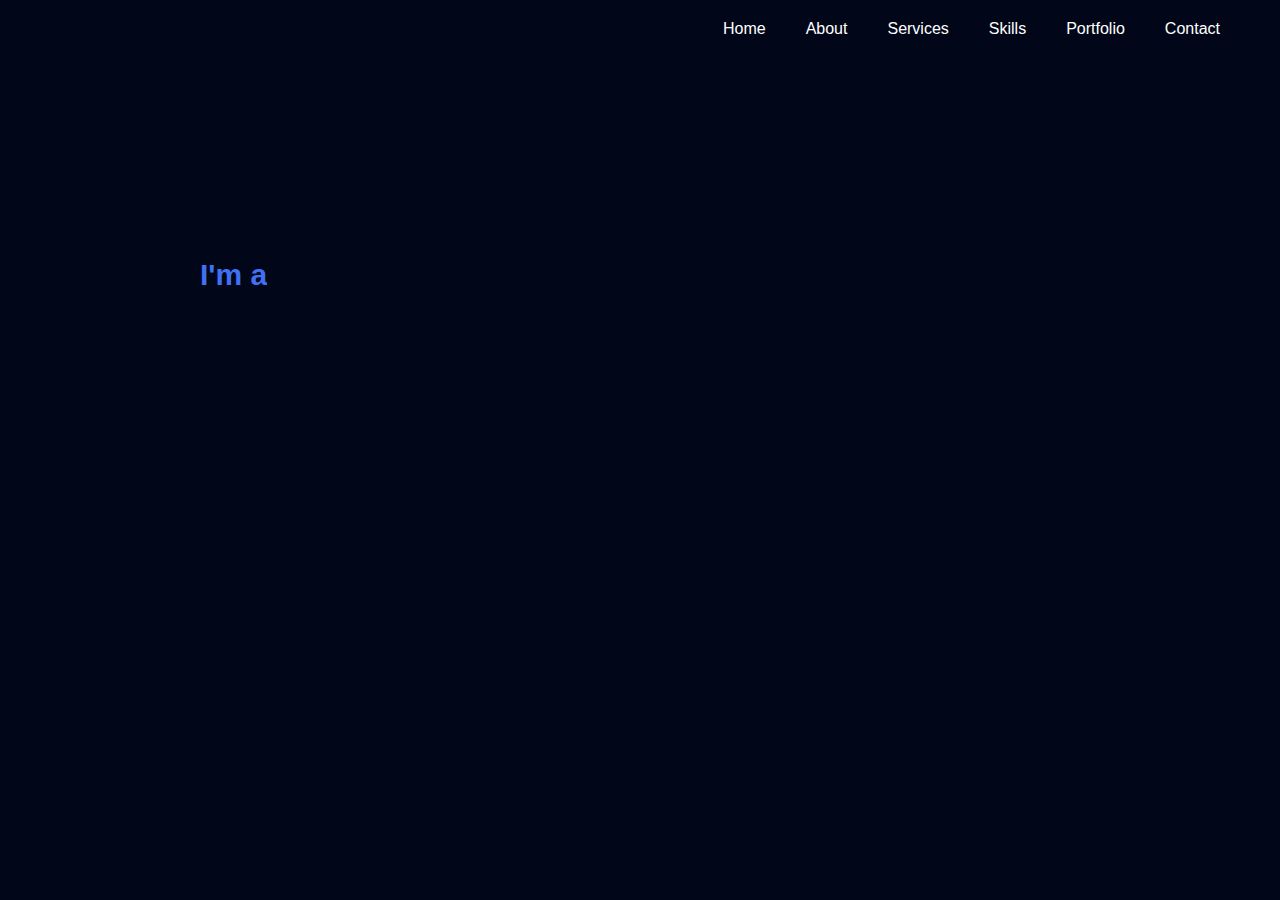
<file: portfolio/index.html>
<!DOCTYPE html>
<html lang="en">

<head>
    <meta charset="UTF-8">
    <meta name="viewport" content="width=device-width, initial-scale=1.0">
    <title>Document</title>
    <link rel="stylesheet" href="style.css">
</head>

<body>
    <div class="container">
        <div class="contentnavbar">
            <h1><span>B</span>unyod.</h1>
            <ul>
                <li>
                    <a href="#home">Home</a></li>
                <li>
                    <a href="#">About</a></li>
                <li>
                    <a href="#">Services</a></li>
                <li>
                    <a href="#">Skills</a></li>
                <li>
                    <a href="#">Portfolio</a></li>
                <li>
                    <a href="#">Contact</a></li>
            </ul>
        </div>
        <div class="" id="home">
            <div class="spanis"><span class="text first-text">I'm a</span>
                <span class="text sec-text">Coder</span></div>

        </div>
    </div>
    <script src="script.js">
    </script>
</body>

</html>
</file>
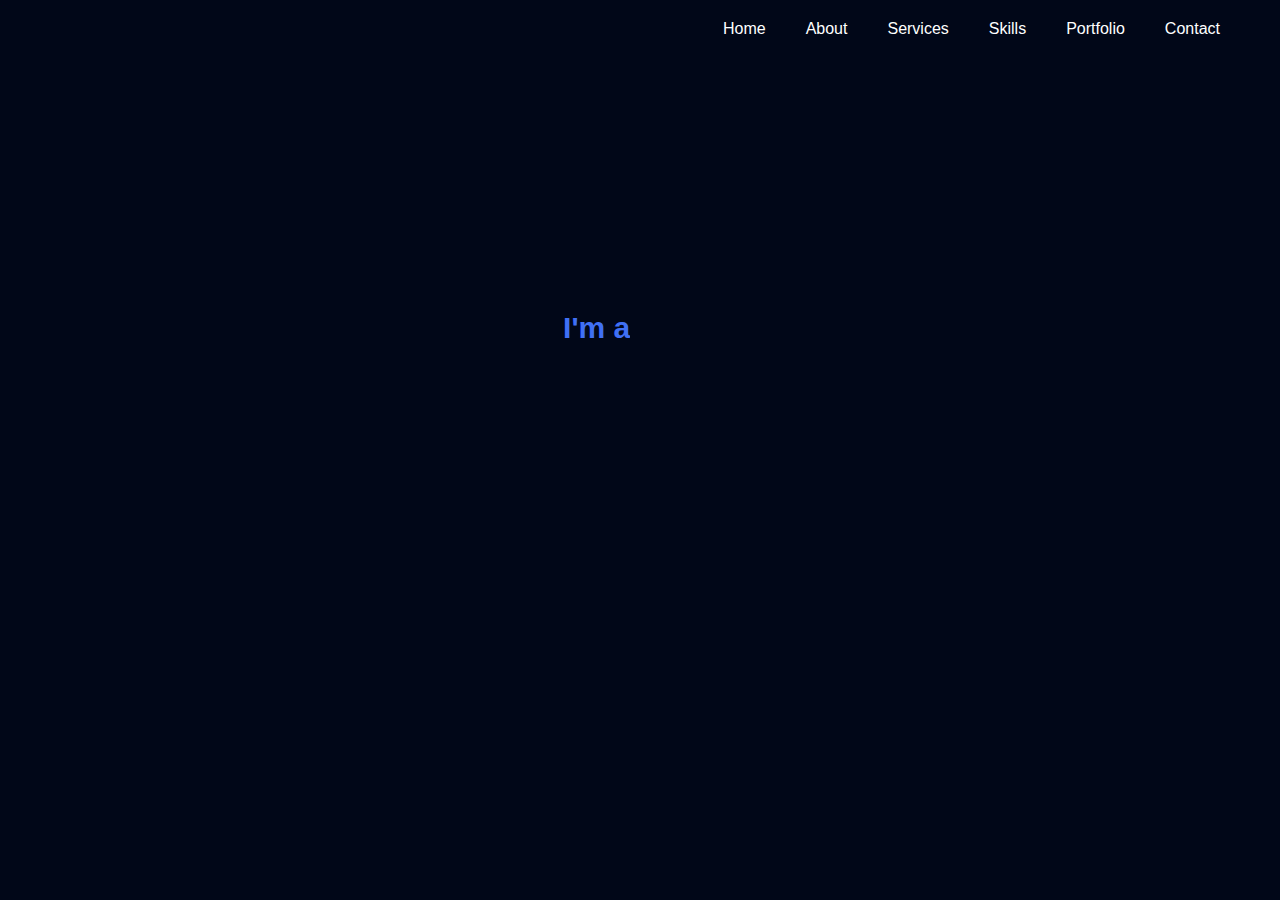
<file: code.html>
<!DOCTYPE html>
<html lang="en">

<head>
    <meta charset="UTF-8">
    <meta name="viewport" content="width=device-width, initial-scale=1.0">
    <title>Document</title>
    <link rel="stylesheet" href="style1.css">
</head>

<body>
    <div class="container">
        <div class="contentnavbar">
            <h1><span>B</span>unyod.</h1>
            <ul>
                <li>
                    <a href="#home">Home</a></li>
                <li>
                    <a href="#">About</a></li>
                <li>
                    <a href="#">Services</a></li>
                <li>
                    <a href="#">Skills</a></li>
                <li>
                    <a href="#">Portfolio</a></li>
                <li>
                    <a href="#">Contact</a></li>
            </ul>
        </div>
        <div class="" id="home">
            <div class="spanis"><span class="text first-text">I'm a</span>
                <span class="text sec-text">Coder</span></div>

        </div>
    </div>
    <script src="script.js">
    </script>
</body>

</html>
</file>
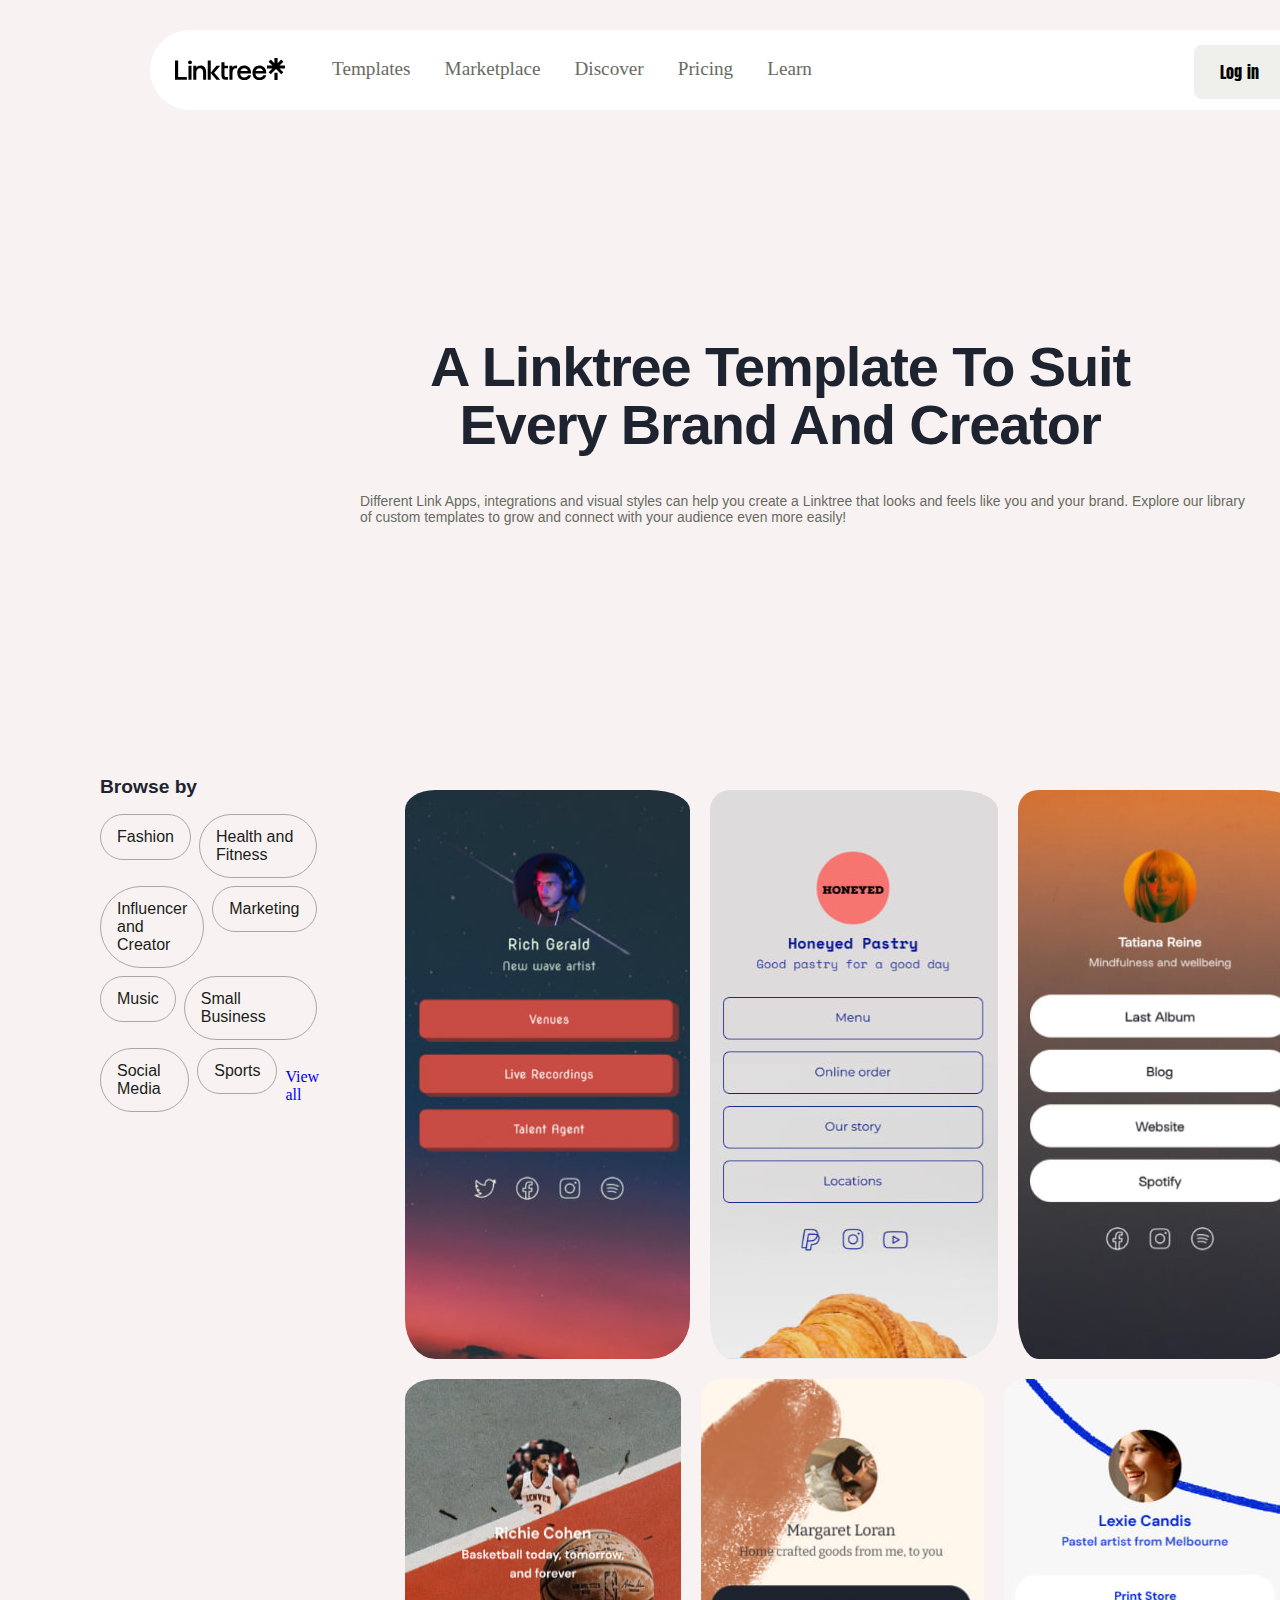
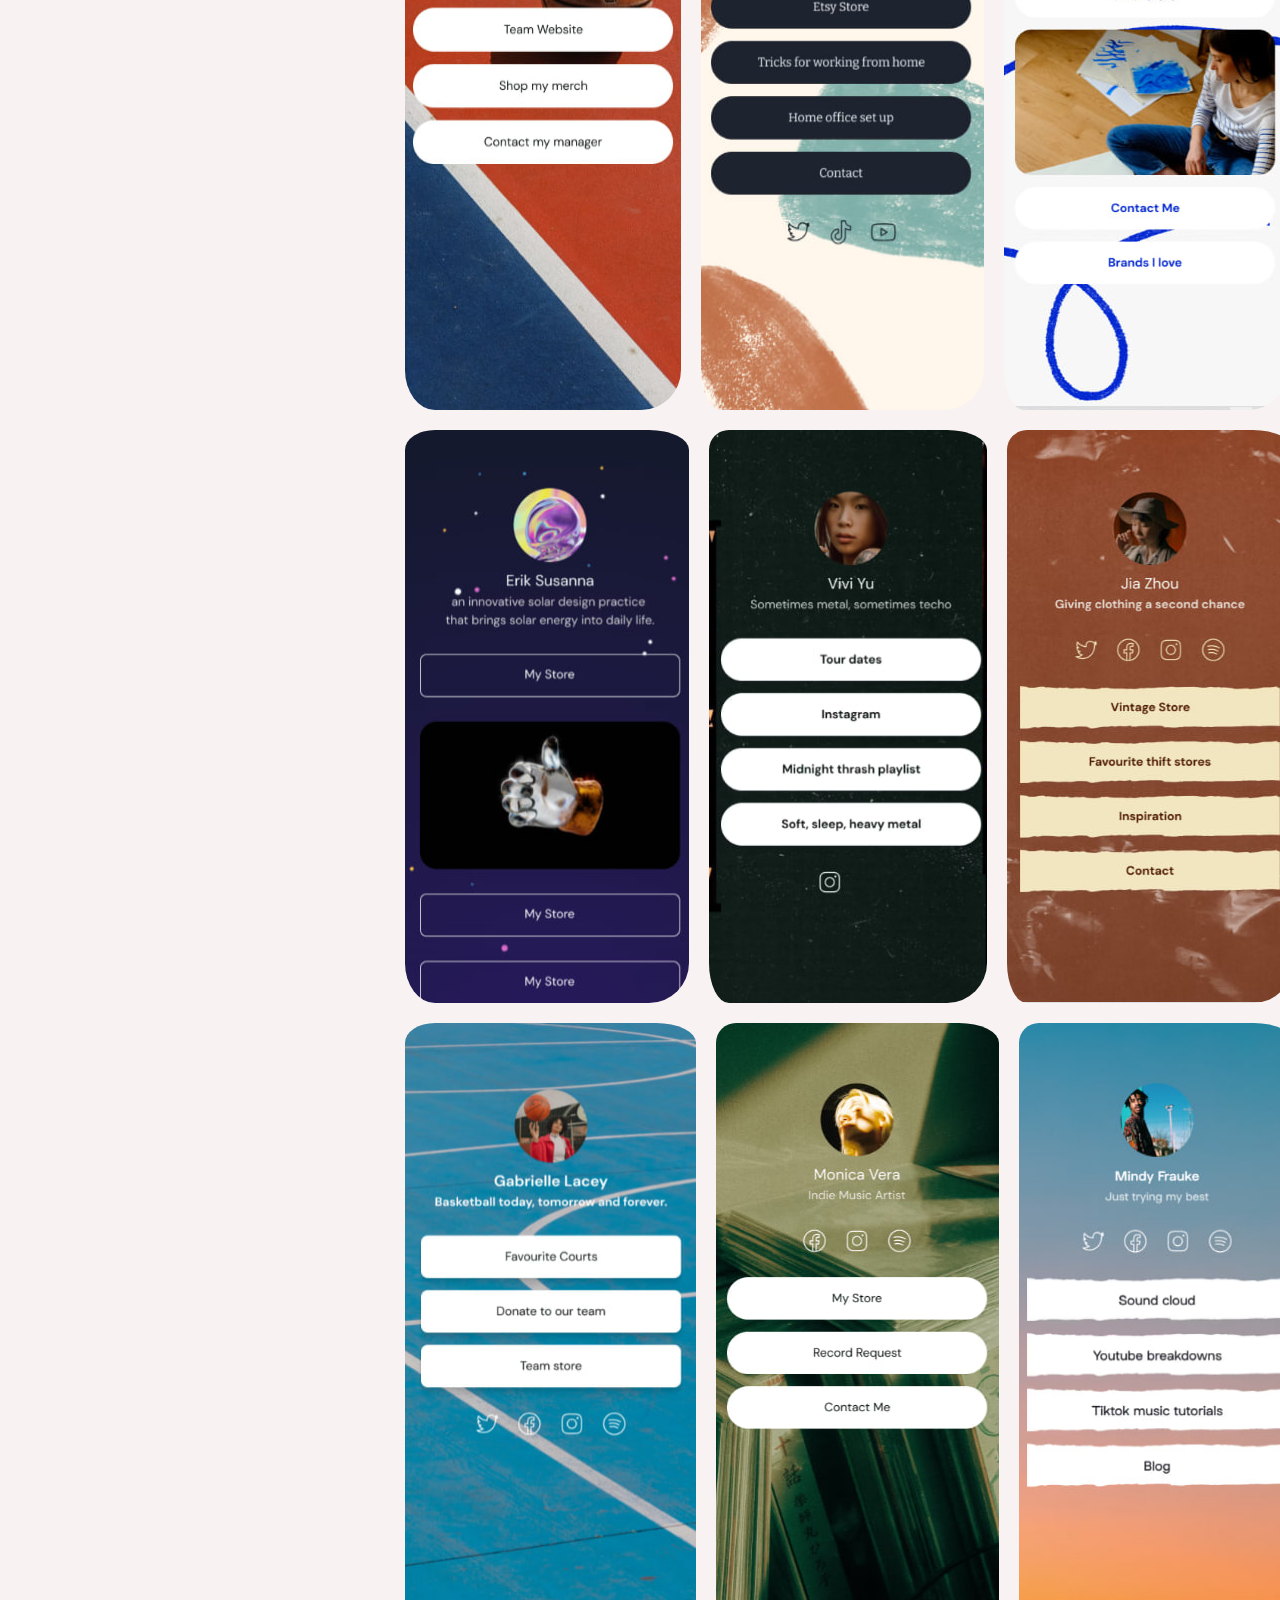
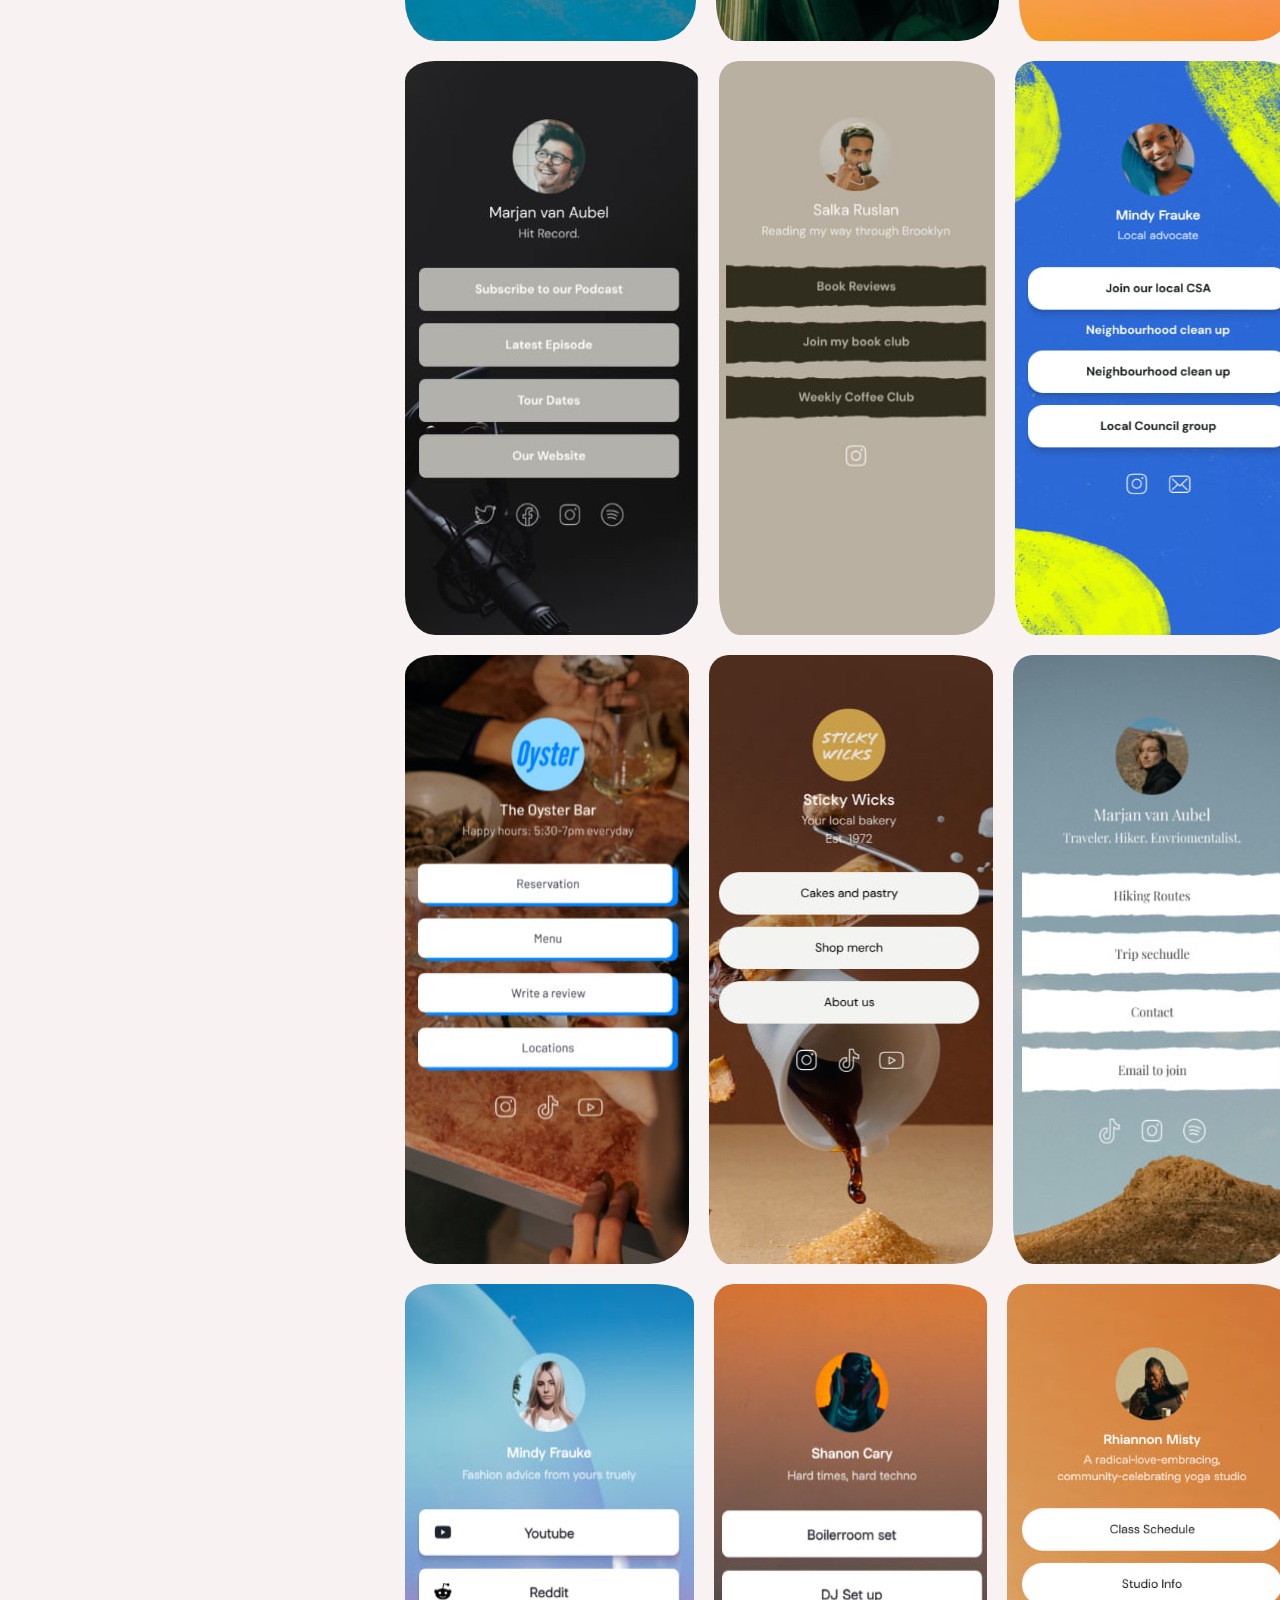
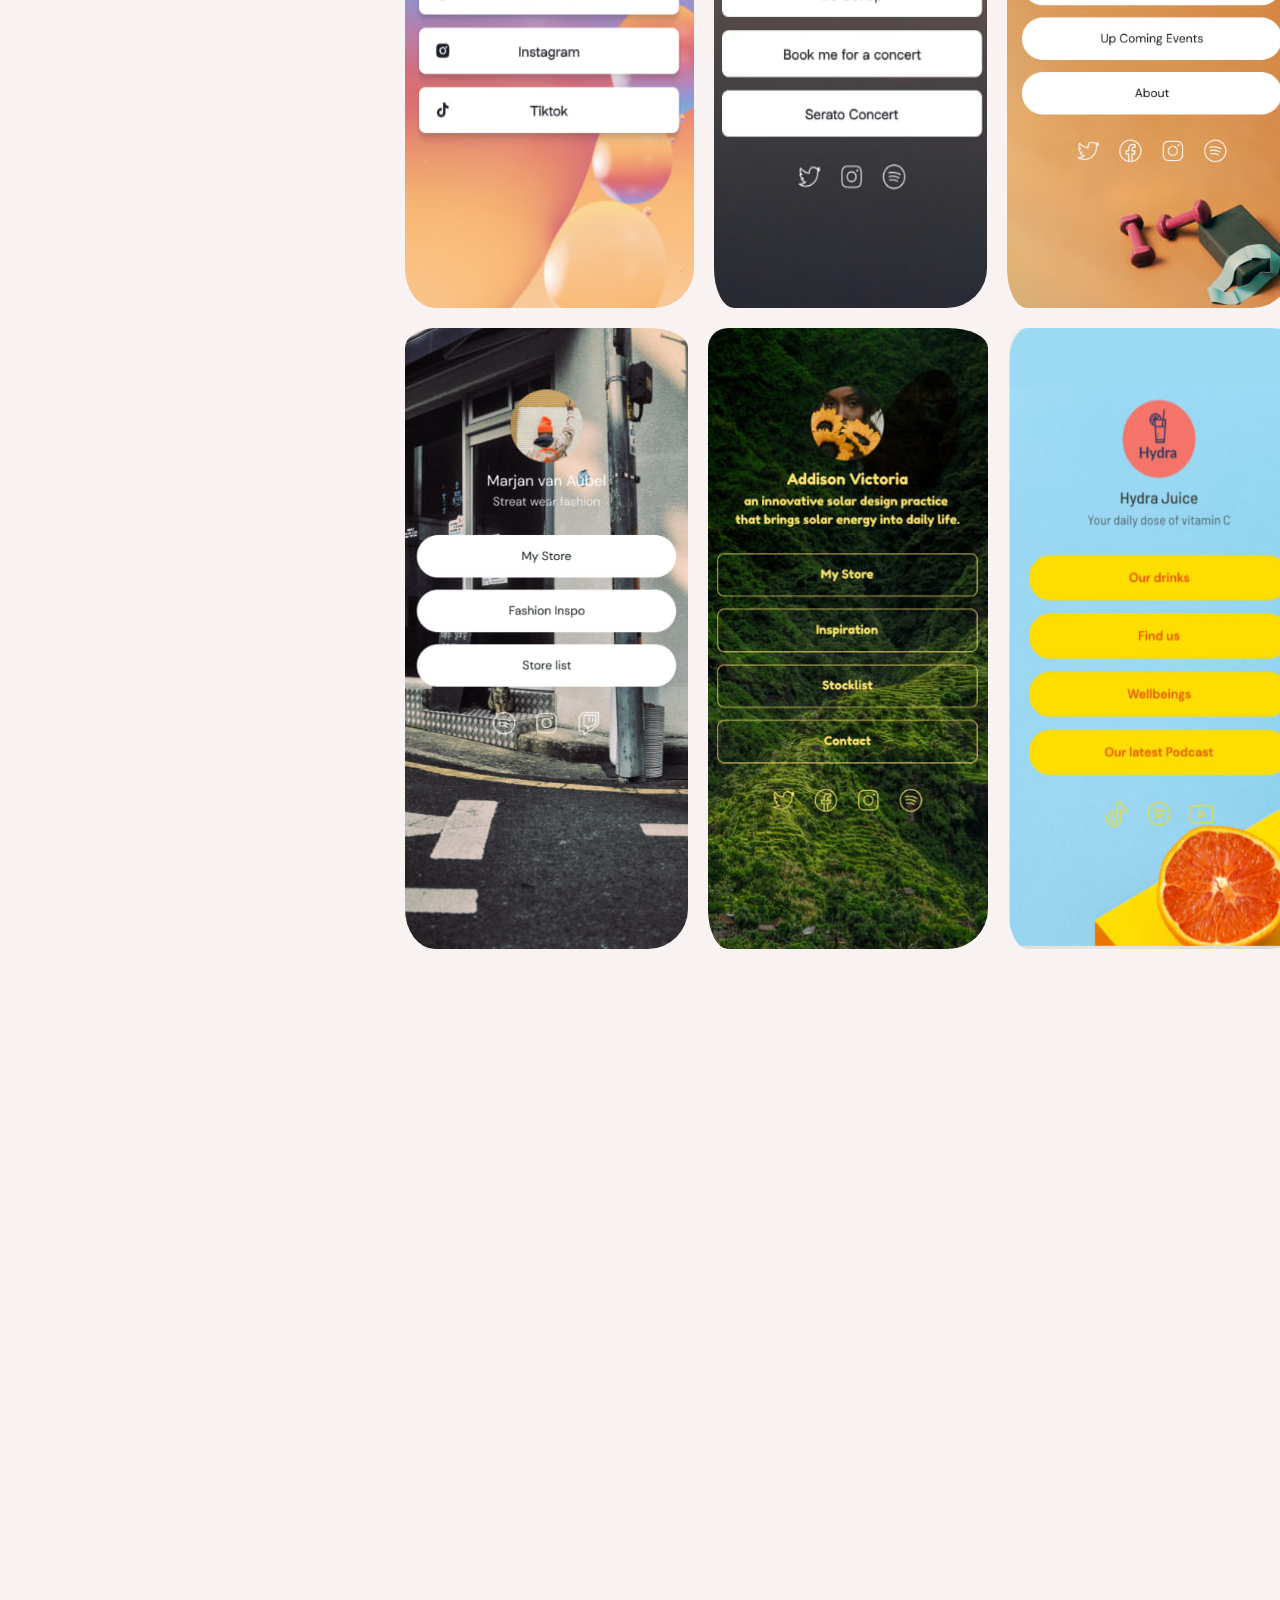
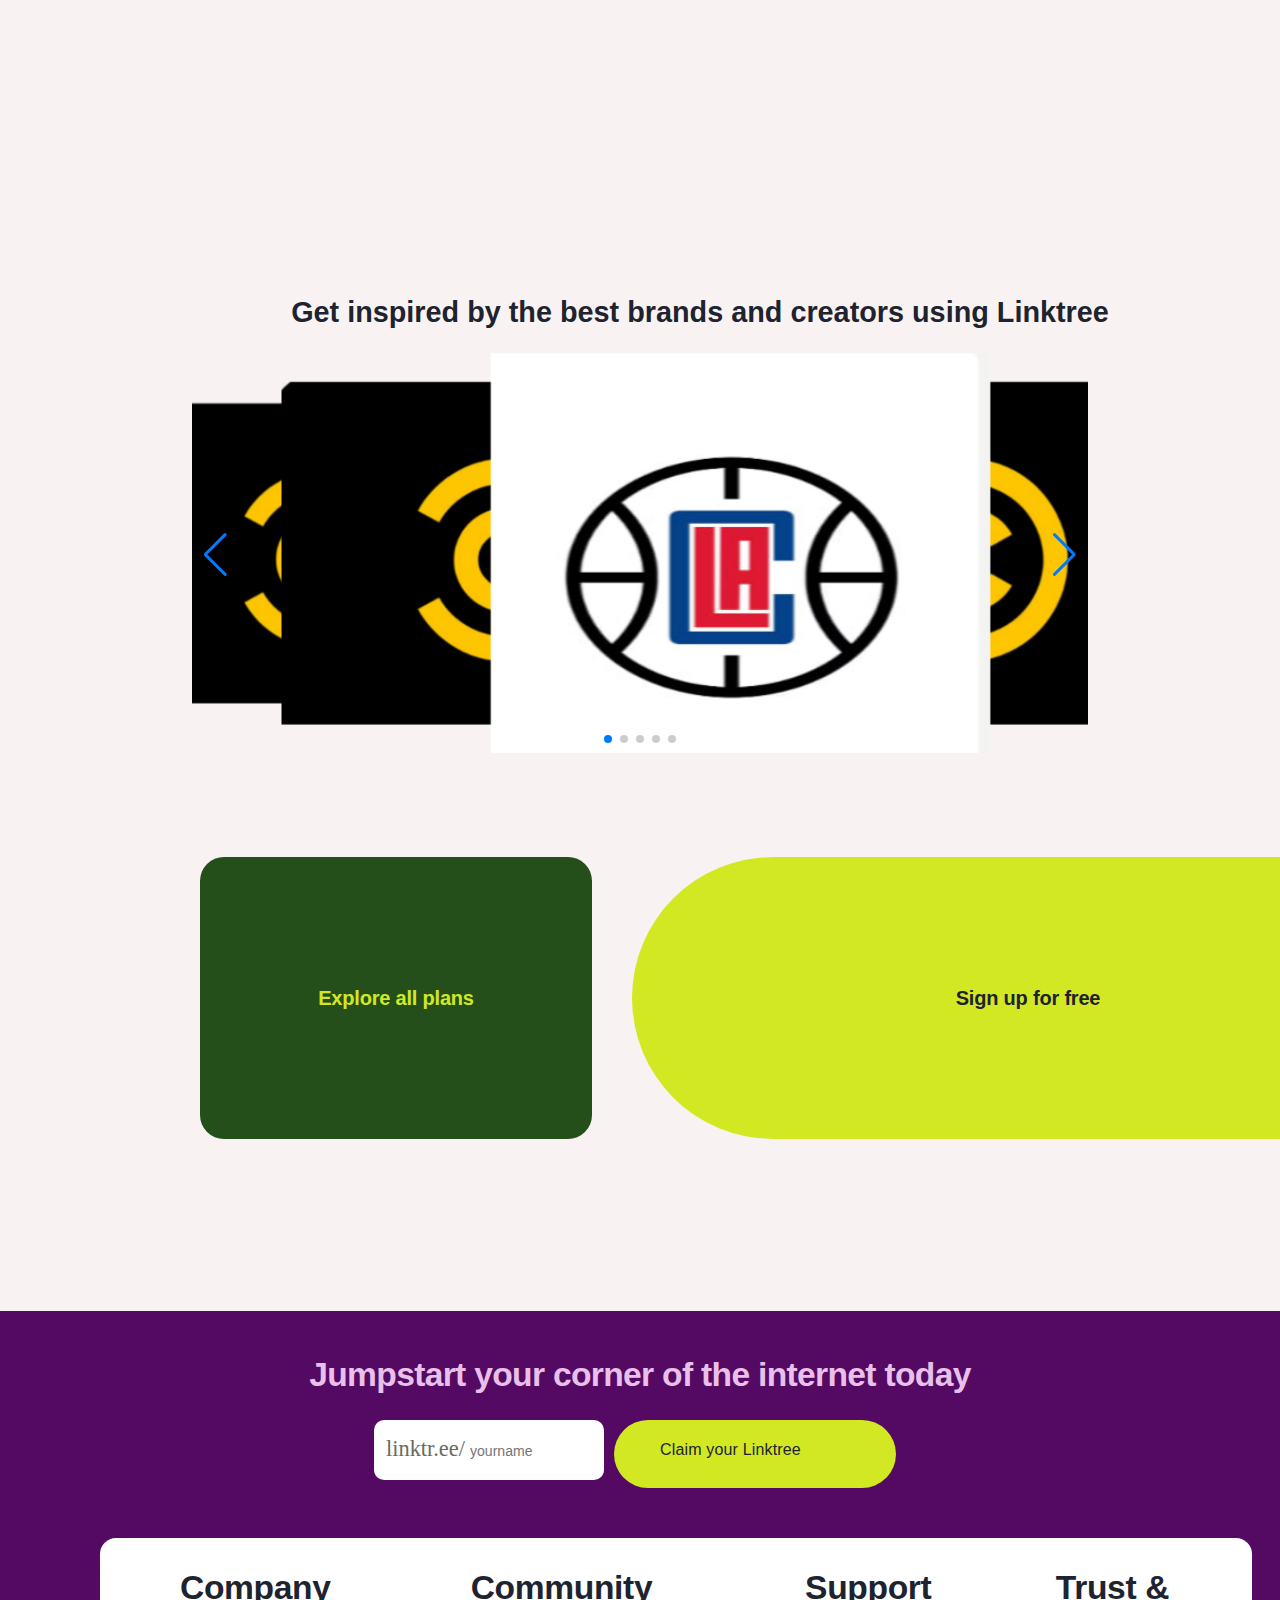
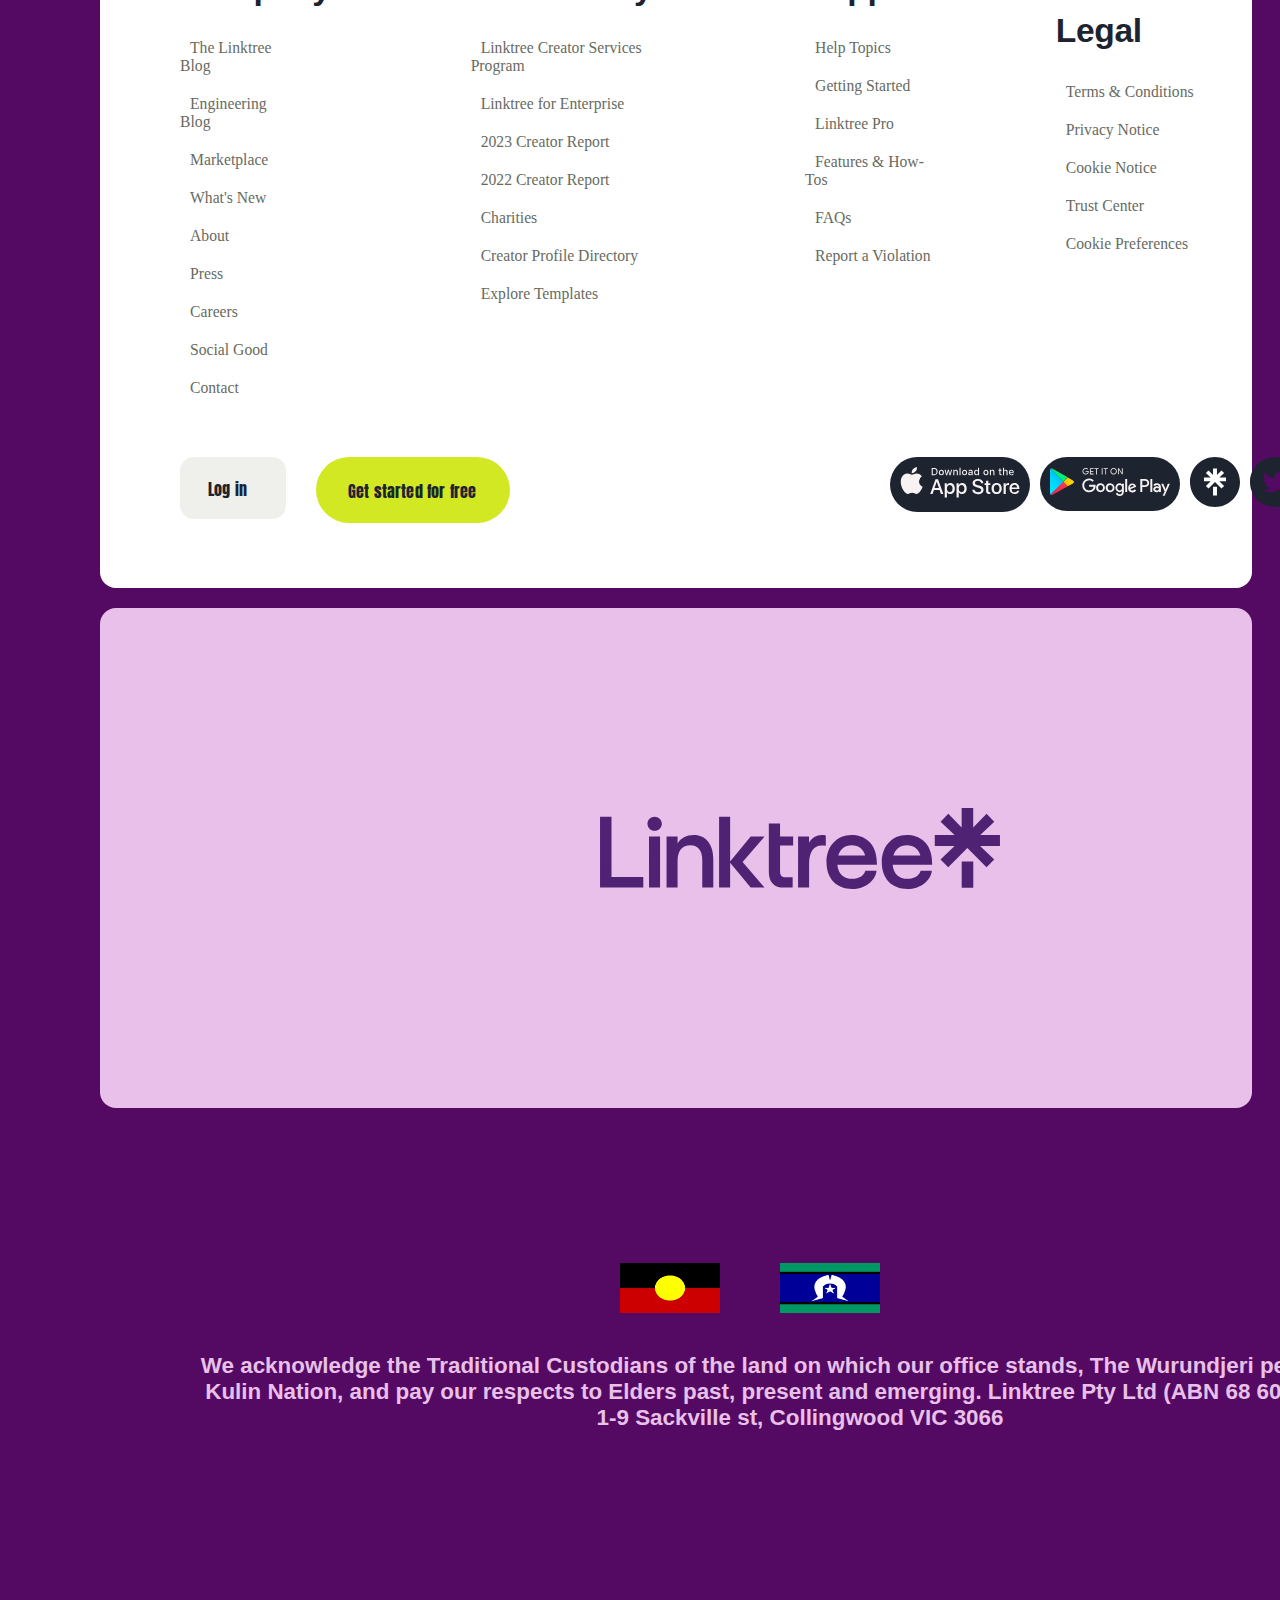
<file: index.templates.html>
<!DOCTYPE html>
<html lang="en">

<head>
    <meta charset="UTF-8">
    <meta name="viewport" content="width=device-width, initial-scale=1.0">
    <title>Document</title>
    <link rel="stylesheet" href="main.css">
    <link rel="stylesheet" href="https://cdn.jsdelivr.net/npm/swiper@8/swiper-bundle.min.css">
    <script src="https://cdn.jsdelivr.net/npm/swiper@8/swiper-bundle.min.js"></script>
</head>

<body>
    <div class="container">
        <div class="content1navbar">
            <div class="navbar">

                <caption><span class="svgcontent"><svg  viewBox="0 0 1176 238" title="Linktree Logo" xmlns="http://www.w3.org/2000/svg"><path d="M0 25.5326H33.7257V202.802H127.205V233.988H0V25.5326ZM160.564 25.5326C172.111 25.5326 181.642 34.469 181.642 45.9586C181.642 57.6307 172.111 66.9318 160.564 66.9318C148.833 66.9318 139.485 57.6307 139.485 45.9586C139.485 34.469 148.833 25.5326 160.564 25.5326ZM144.067 83.7103H176.51V233.988H144.067V83.7103ZM195.572 83.7103H228.015V104.501C237.546 88.6345 254.042 79.6981 275.854 79.6981C311.046 79.6981 333.041 107.054 333.041 150.46V233.988H300.598V153.378C300.598 125.292 288.318 109.425 265.956 109.425C241.579 109.425 228.015 126.021 228.015 156.113V233.988H195.572V83.7103ZM350.087 25.5326H382.53V157.39L443.016 83.8927H483.707L419.188 159.031L483.707 233.988H443.016L382.53 160.673V233.988H350.087V25.5326ZM496.354 45.4114H529.347V83.7103H567.838V110.519H529.347V187.847C529.347 197.695 535.395 203.713 544.743 203.713H566.372V233.988H540.344C512.117 233.988 496.354 217.392 496.354 187.847V45.4114ZM584.5 83.7103H614.577V102.313C622.642 88.0873 636.022 79.6981 652.519 79.6981C657.468 79.6981 660.217 79.8805 663.883 81.1571V111.249C661.683 110.702 658.384 110.155 651.786 110.155C627.958 110.155 614.761 130.034 614.761 164.503V233.988H582.318V83.7103H584.5ZM739.582 79.6981C775.324 79.6981 813.999 101.218 813.999 162.314V166.691H697.792C700.358 193.5 715.938 208.273 741.965 208.273C760.661 208.273 776.607 198.242 780.09 184.199H813.082C809.783 214.291 778.44 238 741.965 238C695.226 238 665.899 207.726 665.899 158.667C665.899 115.261 694.309 79.6981 739.582 79.6981ZM779.54 139.882C774.958 121.28 760.294 109.608 739.766 109.608C719.97 109.608 706.04 121.644 700.541 139.882H779.54ZM902.162 79.6981C937.904 79.6981 976.578 101.218 976.578 162.314V166.691H860.372C862.938 193.5 878.517 208.273 904.545 208.273C923.241 208.273 939.187 198.242 942.669 184.199H975.662C972.363 214.291 941.02 238 904.545 238C857.805 238 828.479 207.726 828.479 158.667C828.479 115.261 856.706 79.6981 902.162 79.6981ZM941.936 139.882C937.354 121.28 922.691 109.608 901.979 109.608C882.183 109.608 868.253 121.644 862.754 139.882H941.936ZM984.643 79.1509H1042.56L1001.32 40.1226L1024.05 16.9609L1063.28 57.0835V0H1097.37V57.0835L1136.59 16.9609L1159.32 40.1226L1118.08 79.1509H1176V111.431H1117.71L1159.14 151.554L1136.41 174.169L1080.14 117.815L1023.87 174.169L1001.14 151.554L1042.56 111.431H984.277V79.1509H984.643ZM1063.46 157.572H1097.55V234.17H1063.46V157.572Z"></path></svg></span></caption>


                <ul>
                    <li>
                        <a id="navbars" href="#">
                            <div class="hrefdiv href1"><span>Templates</span></div>
                        </a>
                    </li>
                    <li>
                        <a id="navbars" href="#">
                            <div class="hrefdiv href2"><span>Marketplace</span></div>
                        </a>
                    </li>
                    <li>
                        <a id="navbars" href="#">
                            <div class="hrefdiv href3"><span>Discover</span></div>
                        </a>
                    </li>
                    <li>
                        <a id="navbars" href="#">
                            <div class="hrefdiv href"><span>Pricing</span></div>
                        </a>
                    </li>
                    <li>
                        <a id="navbars" href="#">
                            <div class="hrefdiv href"><span>Learn</span></div>
                        </a>
                    </li>
                </ul>
                <a id="navbars" href="#">
                    <div class="buttoncontenthref1"><span>Log in</span></div>
                </a>
                <a id="navbars" href="#">
                    <div class="buttoncontenthref2"><span>Sign up for free</span></div>
                </a>
            </div>
        </div>
        <div class="content2">
            <h1>A Linktree Template To Suit Every Brand And Creator</h1>
            <p>Different Link Apps, integrations and visual styles can help you create a Linktree that looks and feels like you and your brand. Explore our library of custom templates to grow and connect with your audience even more easily!</p>
        </div>
        <div class="content3">
            <div class="leftright">
                <div class="left">
                    <h2 class="browse">Browse by</h2>
                    <div class="fashheal">
                        <a href="#">

                            <div class="fashiondiv">
                                Fashion
                            </div>
                        </a>
                        <a href="#">
                            <div class="healthdiv">
                                Health and Fitness
                            </div>
                        </a>
                    </div>
                    <div class="influencermarket">
                        <a href="#">
                            <div class="influc">Influencer and Creator</div>
                        </a>
                        <a href="#">
                            <div class="marketing">Marketing</div>
                        </a>
                    </div>
                    <div class="musicsmall">
                        <a href="#">
                            <div class="music">Music</div>
                        </a>
                        <a href="#">
                            <div class="small">Small Business</div>
                        </a>
                    </div>
                    <div class="socialsports">
                        <a href="#">
                            <div class="social">Social Media</div>
                        </a>
                        <a href="#">
                            <div class="sports">Sports</div>
                        </a><a class="view" href="#">View all</a>

                    </div>
                </div>
                <div class="right">
                    <div class="fleximg1 fleximg">
                        <img class="imagesflex1" src="img/bg2foto.1.jpg" alt="photo error!">
                        <img class="imagesflex2" src="img/bg2foto2.jpg" alt="photo error!">
                        <img class="imagesflex3" src="img/bg2foto3.jpg" alt="photo error!">
                    </div>
                    <div class="fleximg2 fleximg">
                        <img class="imagesflex1" src="img/bg2foto4.jpg" alt="photo error!">
                        <img class="imagesflex2" src="img/bg2foto5.jpg" alt="photo error!">
                        <img class="imagesflex3" src="img/bg2foto6.jpg" alt="photo error!">
                    </div>
                    <div class="fleximg3 fleximg">
                        <img class="imagesflex1" src="img/bg2foto7.jpg" alt="photo error!">
                        <img class="imagesflex2" src="img/bg2foto8.jpg" alt="photo error!">
                        <img class="imagesflex3" src="img/bg2foto9.jpg" alt="photo error!">
                    </div>
                    <div class="fleximg4 fleximg">
                        <img class="imagesflex1" src="img/bg2foto10.jpg" alt="photo error!">
                        <img class="imagesflex2" src="img/bg2foto11.jpg" alt="photo error!">
                        <img class="imagesflex3" src="img/bg2foto12.jpg" alt="photo error!">
                    </div>
                    <div class="fleximg5 fleximg">
                        <img class="imagesflex1" src="img/bg2foto13.jpg" alt="photo error!">
                        <img class="imagesflex2" src="img/bg2foto14.jpg" alt="photo error!">
                        <img class="imagesflex3" src="img/bg2foto15.jpg" alt="photo error!">
                    </div>
                    <div class="fleximg6 fleximg">
                        <img class="imagesflex1" src="img/bg2foto16.jpg" alt="photo error!">
                        <img class="imagesflex2" src="img/bg2foto17.jpg" alt="photo error!">
                        <img class="imagesflex3" src="img/bg2foto18.jpg" alt="photo error!">
                    </div>
                    <div class="fleximg7 fleximg">
                        <img class="imagesflex1" src="img/bg2foto19.jpg" alt="photo error!">
                        <img class="imagesflex2" src="img/bg2foto20.jpg" alt="photo error!">
                        <img class="imagesflex3" src="img/bg2foto21.jpg" alt="photo error!">
                    </div>
                    <div class="fleximg8 fleximg">
                        <img class="imagesflex1" src="img/bg2foto22.jpg" alt="photo error!">
                        <img class="imagesflex2" src="img/bg2foto23.jpg" alt="photo error!">
                        <img class="imagesflex3" src="img/bg2foto24.jpg" alt="photo error!">
                    </div>
                </div>
            </div>

        </div>


    </div>
    <div class="container2">
        <div class="content4"><br><br>
            <h2>Get inspired by the best brands and creators using Linktree</h2>
            <div class="swiper sample-slider">
                <div class="swiper-wrapper">
                    <div class="swiper-slide"><img src="./img/bgfoto6.png"></div>
                    <div class="swiper-slide"><img src="./img/bgfoto7.png"></div>
                    <div class="swiper-slide"><img src="./img/bgfoto8.png"></div>
                    <div class="swiper-slide"><img src="./img/bgfoto7.png"></div>
                    <div class="swiper-slide"><img src="./img/bgfoto7.png"></div>
                </div>
                <div class="swiper-pagination"></div>
                <div class="swiper-button-prev"></div>
                <div class="swiper-button-next"></div>
            </div>
        </div>
        <div class="content5">
            <div class="right1left1">
                <div>
                    <a href="#">
                        <div class="explore"><span>Explore all plans</span></div>
                    </a>
                </div>
                <div>
                    <a href="#">
                        <div class="sign33"><span>Sign up for free</span></div>
                    </a>
                </div>
            </div>
        </div>
        <div class="content6">
            <div class="fotters1"><br>
                <h2>Jumpstart your corner of the internet today</h2>
                <div class="buttonsfoters">
                    <div class="page-input2">
                        <p class="textp1"><label for="">linktr.ee/</label><input class="input-content1" type="text" placeholder="yourname" id="">

                        </p>
                    </div>
                    <a href="#">
                        <div class="wrapper-buttons1"><span>Claim your Linktree</span></div>
                    </a>
                </div>
            </div>
            <div class="footerst1">
                <div class="fotters">
                    <div class="boxxxx boxxx1">
                        <h2>Company</h2>
                        <ul>
                            <li>
                                <a href="#">The Linktree Blog</a>
                            </li>
                            <li>
                                <a href="#">Engineering Blog</a>
                            </li>
                            <li>
                                <a href="#">Marketplace</a>
                            </li>
                            <li>
                                <a href="#">What's New</a>
                            </li>
                            <li>
                                <a href="#">About</a>
                            </li>
                            <li>
                                <a href="#">Press</a>
                            </li>
                            <li>
                                <a href="#">Careers</a>
                            </li>
                            <li>
                                <a href="#">Social Good</a>
                            </li>
                            <li>
                                <a href="#">Contact</a>
                            </li>
                        </ul>
                    </div>
                    <div class="boxxx boxxx2">
                        <h2>Community</h2>
                        <ul>
                            <li>
                                <a href="#">Linktree Creator Services Program</a>
                            </li>
                            <li>
                                <a href="#">Linktree for Enterprise</a>
                            </li>
                            <li>
                                <a href="#">2023 Creator Report</a>
                            </li>
                            <li>
                                <a href="#">2022 Creator Report</a>
                            </li>
                            <li>
                                <a href="#">Charities</a>
                            </li>
                            <li>
                                <a href="#">Creator Profile Directory</a>
                            </li>
                            <li>
                                <a href="#">Explore Templates</a>
                            </li>
                        </ul>
                    </div>
                    <div class="boxxx boxxx3">
                        <h2>Support</h2>
                        <ul>
                            <li>
                                <a href="#">Help Topics</a>
                            </li>
                            <li>
                                <a href="#">Getting Started</a>
                            </li>
                            <li>
                                <a href="#">Linktree Pro</a>
                            </li>
                            <li>
                                <a href="#">Features & How-Tos</a>
                            </li>
                            <li>
                                <a href="#">FAQs</a>
                            </li>
                            <li>
                                <a href="#">Report a Violation</a>
                            </li>
                        </ul>
                    </div>
                    <div class="boxxx boxxx4">
                        <h2>Trust & Legal</h2>
                        <ul>
                            <li>
                                <a href="#">Terms & Conditions</a>
                            </li>
                            <li>
                                <a href="#">Privacy Notice</a>
                            </li>
                            <li>
                                <a href="#">Cookie Notice</a>
                            </li>
                            <li>
                                <a href="#">Trust Center</a>
                            </li>
                            <li>
                                <a href="#">Cookie Preferences</a>
                            </li>
                        </ul>
                    </div>
                </div>
                <div class="loginbutton">
                    <a href="#">
                        <div class="loghref-button"><span>Log in</span></div>
                    </a>
                    <a href="#">
                        <div class="getstarted"><span>Get started for free</span></div>
                    </a>
                    <a href="#">
                        <div class="spansvgcollapsed"><span><svg xmlns="http://www.w3.org/2000/svg" viewBox="0 0 101 26" xml:space="preserve"><path d="m29.91 10.25-4.48 12.42h2l1.14-3.35h4.73l1.14 3.35h2.04L32 10.25H29.9zm-.85 7.52 1.85-5.45h.05l1.85 5.45h-3.75zm13.29-4.25a3.21 3.21 0 0 0-2.88 1.6h-.04v-1.5h-1.8v12.05h1.86v-4.49h.04a3.07 3.07 0 0 0 2.85 1.59c2.27 0 3.78-1.81 3.78-4.62s-1.51-4.63-3.81-4.63zm-.5 7.67c-1.41 0-2.37-1.22-2.37-3.05 0-1.8.96-3.03 2.38-3.03 1.44 0 2.39 1.2 2.39 3.03 0 1.86-.95 3.05-2.4 3.05zm10.46-7.67a3.2 3.2 0 0 0-2.88 1.6h-.03v-1.5h-1.8v12.05h1.85v-4.49h.05a3.07 3.07 0 0 0 2.85 1.59c2.27 0 3.78-1.81 3.78-4.62s-1.52-4.63-3.82-4.63zm-.49 7.67c-1.42 0-2.37-1.22-2.37-3.05 0-1.8.95-3.03 2.37-3.03 1.45 0 2.4 1.2 2.4 3.03 0 1.86-.95 3.05-2.4 3.05zm18.51-2.09c0 2.32-1.85 3.78-4.79 3.78-2.75 0-4.61-1.42-4.73-3.67h1.9c.14 1.23 1.33 2.04 2.97 2.04 1.56 0 2.7-.8 2.7-1.92 0-.96-.69-1.54-2.3-1.93l-1.6-.4c-2.29-.54-3.35-1.6-3.35-3.34 0-2.14 1.87-3.61 4.52-3.61 2.63 0 4.43 1.47 4.49 3.61h-1.88c-.11-1.24-1.14-1.99-2.63-1.99-1.5 0-2.52.76-2.52 1.86 0 .88.65 1.4 2.25 1.8l1.37.33c2.55.6 3.6 1.62 3.6 3.44zm4.02-5.48h1.72v1.47h-1.72v5c0 .77.34 1.13 1.1 1.13.2 0 .4-.02.61-.04v1.46c-.34.06-.68.09-1.03.08-1.83 0-2.55-.68-2.55-2.44v-5.19h-1.31v-1.47h1.31v-2.14h1.87v2.14zm7-.11c-2.6 0-4.28 1.79-4.28 4.64 0 2.85 1.66 4.64 4.29 4.64s4.3-1.79 4.3-4.64c0-2.85-1.68-4.64-4.3-4.64zm0 7.74c-1.5 0-2.4-1.14-2.4-3.1 0-1.95.9-3.11 2.4-3.11 1.52 0 2.41 1.15 2.41 3.1 0 1.97-.9 3.11-2.4 3.11zm9.83-7.73c.21 0 .43.03.64.07v1.74a2.56 2.56 0 0 0-.84-.11 1.87 1.87 0 0 0-1.93 2.08v5.37h-1.86v-9.05h1.77v1.54H89a2.16 2.16 0 0 1 2.18-1.64zm9.3 5.09v-.64c0-2.74-1.57-4.46-4.07-4.46-2.55 0-4.2 1.84-4.2 4.68 0 2.83 1.64 4.6 4.28 4.6 2.04 0 3.64-1.13 3.9-2.78h-1.77a2.04 2.04 0 0 1-2.1 1.28 2.37 2.37 0 0 1-2.43-2.57v-.11h6.4zm-6.2-2.18A2.3 2.3 0 0 1 96.4 15a2.2 2.2 0 0 1 2.09 1.42c.1.28.15.58.13.88H94.1c0-.3.06-.6.18-.88zM31.64 3.87A2.63 2.63 0 0 0 28.83.91h-2.16v5.96h2.16c1.77 0 2.8-1.1 2.8-3zM27.6 6.03V1.75h1.12a1.89 1.89 0 0 1 1.97 2.13 1.87 1.87 0 0 1-1.97 2.15H27.6zm8.78-3.05a2.13 2.13 0 0 0-3.7 1.64 2.14 2.14 0 0 0 2.13 2.34 2.12 2.12 0 0 0 2.12-2.34 2.14 2.14 0 0 0-.55-1.64zm-1.57 3.2c-.78 0-1.21-.57-1.21-1.56 0-.97.43-1.55 1.2-1.55.78 0 1.22.58 1.22 1.55 0 .98-.44 1.55-1.21 1.55zm4 .7-1.24-4.5h.9l.8 3.43h.07l.93-3.44h.85l.93 3.44h.07l.8-3.44h.9l-1.24 4.5h-.93l-.93-3.31h-.07l-.92 3.31h-.92zm8.98-2.7c0-.72-.31-1.08-.97-1.08a1.03 1.03 0 0 0-1.03.7c-.05.14-.06.3-.05.44v2.63h-.89v-4.5h.86v.72h.07a1.35 1.35 0 0 1 1.34-.8 1.48 1.48 0 0 1 1.5 1.02c.07.21.09.43.06.65v2.91h-.89V4.18zm3.2 2.7h-.9V.6h.9v6.26zm4.93-3.9a2.13 2.13 0 0 0-3.7 1.64 2.14 2.14 0 0 0 2.12 2.34 2.12 2.12 0 0 0 2.12-2.34 2.15 2.15 0 0 0-.54-1.64zm-1.58 3.2c-.77 0-1.2-.57-1.2-1.56 0-.97.43-1.55 1.2-1.55s1.21.58 1.21 1.55c0 .98-.44 1.55-1.2 1.55zm6.84.7V3.8c0-.95-.63-1.52-1.76-1.52-1.02 0-1.75.5-1.84 1.27h.86c.1-.31.44-.5.93-.5.61 0 .93.27.93.75v.39l-1.22.07c-1.07.06-1.68.53-1.68 1.34a1.36 1.36 0 0 0 1.5 1.35 1.52 1.52 0 0 0 1.36-.7h.07v.63h.85zm-.88-1.66a1.08 1.08 0 0 1-.38.74c-.1.09-.23.16-.37.2-.13.04-.28.05-.42.04-.48 0-.83-.24-.83-.64s.28-.6.9-.65l1.1-.07v.38zm3.92 1.73a1.57 1.57 0 0 0 1.41-.79h.07v.71h.85V.61h-.89V3.1h-.06a1.48 1.48 0 0 0-1.38-.8c-1.14 0-1.87.9-1.87 2.33 0 1.43.72 2.33 1.87 2.33zm.25-3.85c.74 0 1.21.59 1.21 1.53 0 .94-.46 1.52-1.21 1.52s-1.2-.57-1.2-1.53c0-.95.45-1.52 1.2-1.52zm7.88 3.86a2.12 2.12 0 0 0 2.13-2.34 2.14 2.14 0 0 0-2.99-2.15 2.13 2.13 0 0 0-1.26 2.15 2.14 2.14 0 0 0 2.12 2.34zm-1.2-2.34c0-.97.43-1.55 1.2-1.55.78 0 1.21.58 1.21 1.55 0 .98-.43 1.55-1.2 1.55-.78 0-1.21-.57-1.21-1.55zm6.05-1.45a1.05 1.05 0 0 0-.6.63c-.04.14-.06.3-.04.44v2.63h-.89v-4.5h.85v.72h.07a1.35 1.35 0 0 1 1.34-.8 1.48 1.48 0 0 1 1.51 1.02c.07.21.09.43.05.65v2.91h-.89V4.18c0-.72-.31-1.08-.97-1.08-.14 0-.3.02-.43.07zm6.43-.03h-.72v-.75h.72V1.25h.89v1.14h.97v.75h-.97v2.31c0 .48.2.68.63.68.12 0 .23 0 .34-.02v.74a2.8 2.8 0 0 1-.48.05c-.99 0-1.38-.35-1.38-1.22V3.14zm3.96 3.73h-.89V.61h.89V3.1h.07a1.38 1.38 0 0 1 1.37-.8 1.48 1.48 0 0 1 1.55 1.68v2.9h-.89V4.2c0-.72-.34-1.09-.96-1.09a1.03 1.03 0 0 0-.84.31 1.05 1.05 0 0 0-.3.83v2.63zm4.21-1.36a2.06 2.06 0 0 0 2.01 1.45 1.83 1.83 0 0 0 1.95-1.3h-.85a1.08 1.08 0 0 1-1.07.55 1.2 1.2 0 0 1-1.14-.8 1.19 1.19 0 0 1-.06-.5v-.04h3.18v-.31c0-1.42-.76-2.27-2.01-2.27a2.08 2.08 0 0 0-2.08 2.35c-.04.3-.02.59.07.87zm.92-1.75a1.16 1.16 0 0 1 1.52-.64 1.09 1.09 0 0 1 .67 1.09h-2.27c0-.16.02-.3.08-.45zM19.03 16.64a11.4 11.4 0 0 1-1.58 3.22c-.93 1.39-1.9 2.75-3.45 2.77-1.5.04-2-.88-3.73-.88-1.74 0-2.28.86-3.72.92-1.48.05-2.6-1.49-3.57-2.87C1.05 17-.45 11.87 1.57 8.4a5.53 5.53 0 0 1 4.65-2.84c1.47-.03 2.84 1 3.75 1 .89 0 2.58-1.23 4.33-1.04a5.28 5.28 0 0 1 4.15 2.24A5.15 5.15 0 0 0 16 12.07a4.97 4.97 0 0 0 3.03 4.57zm-7.37-11.8c-.59.27-1.22.41-1.87.4a4.83 4.83 0 0 1 1.19-3.49A5.16 5.16 0 0 1 14.32.02a5.07 5.07 0 0 1-1.16 3.63c-.4.5-.92.91-1.5 1.19z"></path></svg></span></div>
                    </a>
                    <a href="#">
                        <div class="svgspangoogle-play"><span>  <svg xmlns="http://www.w3.org/2000/svg" viewBox="0 0 116 29" xml:space="preserve"><linearGradient id="play-a" gradientUnits="userSpaceOnUse" x1="11.83" y1="27.05" x2="-4.96" y2="10.27" gradientTransform="matrix(1 0 0 -1 0 30)"><stop offset="0" style="stop-color:#00a0ff"></stop><stop offset="0.01" style="stop-color:#00a1ff"></stop><stop offset="0.26" style="stop-color:#00beff"></stop><stop offset="0.51" style="stop-color:#00d2ff"></stop><stop offset="0.76" style="stop-color:#00dfff"></stop><stop offset="1" style="stop-color:#00e3ff"></stop></linearGradient><path fill="url(#play-a)" d="M.5 1.8c-.3.3-.5.8-.5 1.4v22.1c0 .6.2 1.1.5 1.4l.1.1L13 14.4v-.2L.5 1.8z"></path><linearGradient id="play-b" gradientUnits="userSpaceOnUse" x1="23.86" y1="15.76" x2="-0.33" y2="15.76" gradientTransform="matrix(1 0 0 -1 0 30)"><stop offset="0" style="stop-color:#ffe000"></stop><stop offset="0.41" style="stop-color:#ffbd00"></stop><stop offset="0.78" style="stop-color:orange"></stop><stop offset="1" style="stop-color:#ff9c00"></stop></linearGradient><path fill="url(#play-b)" d="M17.1 18.5 13 14.4v-.2l4.1-4.1.1.1 4.9 2.8c1.4.8 1.4 2.1 0 2.9l-5 2.6z"></path><linearGradient id="play-c" gradientUnits="userSpaceOnUse" x1="14.85" y1="13.46" x2="-7.9" y2="-9.29" gradientTransform="matrix(1 0 0 -1 0 30)"><stop offset="0" style="stop-color:#ff3a44"></stop><stop offset="1" style="stop-color:#c31162"></stop></linearGradient><path fill="url(#play-c)" d="m17.1 18.5-4.2-4.2L.5 26.7c.5.5 1.2.5 2.1.1l14.5-8.3z"></path><linearGradient id="play-d" gradientUnits="userSpaceOnUse" x1="-2.67" y1="35.58" x2="7.49" y2="25.42" gradientTransform="matrix(1 0 0 -1 0 30)"><stop offset="0" style="stop-color:#32a071"></stop><stop offset="0.07" style="stop-color:#2da771"></stop><stop offset="0.48" style="stop-color:#15cf74"></stop><stop offset="0.8" style="stop-color:#06e775"></stop><stop offset="1" style="stop-color:#00f076"></stop></linearGradient><path fill="url(#play-d)" d="M17.1 10 2.5 1.7c-.8-.5-1.6-.4-2 .1L13 14.3l4.1-4.3z"></path><path opacity="0.2" d="M17.1 18.4 2.5 26.6c-.8.5-1.5.4-2 0l-.1.1.1.1c.5.4 1.2.5 2 0l14.6-8.4z"></path><path opacity="0.12" d="M.5 26.6c-.3-.4-.5-.8-.5-1.4v.1c0 .6.2 1.1.5 1.4v-.1zM22 15.5l-5 2.8.1.1 4.9-2.8c.7-.4 1-.9 1-1.4 0 .5-.3 1-1 1.3z"></path><path opacity="0.25" d="m2.5 1.9 19.5 11c.6.4 1 .8 1 1.3 0-.5-.3-1-1-1.4L2.5 1.7C1.1.9 0 1.6 0 3.2v.1c0-1.6 1.1-2.2 2.5-1.4z"></path><path d="m115.9 16.1-5.1 11.8h-1.9l1.9-4.2-3.3-7.6h2l2.2 5.4h.1l2.1-5.4h2zm-20-.6c0 2.4-2 3.9-4.1 3.9h-2.6v4.7h-1.9V11.6h4.5c2.1 0 4.1 1.5 4.1 3.9zm-1.8 0c0-1-.8-2.1-2.2-2.1h-2.7v4.3h2.7c1.4 0 2.2-1.2 2.2-2.2zm13.1 3.8v4.8h-1.8v-1h-.1c-.4.7-1.1 1.2-2.4 1.2-1.6 0-3.1-1.1-3.1-2.8 0-1.8 1.8-2.8 3.6-2.8.9 0 1.6.3 1.9.5v-.1c0-1-1-1.6-2-1.6-.7 0-1.4.2-1.7.9l-1.7-.7c.6-1.3 2-1.9 3.3-1.9 2.4.1 4 1.3 4 3.5zm-1.8 1.4c-.5-.2-.9-.4-1.7-.4-.9 0-2 .4-2 1.3 0 .8.9 1.1 1.5 1.1 1.1 0 2.1-.8 2.2-2zm-52.3-.6c0 2.4-1.9 4.3-4.3 4.3s-4.3-1.8-4.3-4.3 1.9-4.3 4.3-4.3 4.3 1.9 4.3 4.3zm-1.8 0c0-1.5-1.1-2.6-2.4-2.6-1.3 0-2.4 1-2.4 2.6 0 1.5 1.1 2.6 2.4 2.6s2.4-1.1 2.4-2.6zm-13.5-2.9V19h4.3c-.1 1-.5 1.8-1 2.3-.6.6-1.6 1.3-3.3 1.3-2.7 0-4.7-2.1-4.7-4.8a4.72 4.72 0 0 1 8-3.5l1.3-1.3a6.4 6.4 0 0 0-4.5-1.8c-3.6 0-6.7 3-6.7 6.6 0 3.6 3.1 6.6 6.7 6.6 2 0 3.4-.6 4.6-1.9 1.2-1.2 1.6-2.9 1.6-4.2 0-.4 0-.8-.1-1.1h-6.2zm24.6 2.9c0 2.4-1.9 4.3-4.3 4.3a4.2 4.2 0 0 1-4.3-4.3c0-2.5 1.9-4.3 4.3-4.3 2.4.1 4.3 1.9 4.3 4.3zm-1.8 0c0-1.5-1.1-2.6-2.4-2.6s-2.4 1-2.4 2.6c0 1.5 1.1 2.6 2.4 2.6s2.4-1.1 2.4-2.6zm22.7-1-5.7 2.4c.4.9 1.1 1.3 2.1 1.3s1.6-.5 2.1-1.2l1.5 1a4.18 4.18 0 0 1-7.7-2.4c0-2.5 1.8-4.3 4-4.3s3.3 1.8 3.6 2.7l.1.5zm-2.2-.7c-.2-.5-.8-.9-1.6-.9-1 0-2.3.8-2.2 2.5l3.8-1.6zM97 24.1h1.9V11.6H97v12.5zm-24.3 0h1.9V11.6h-1.9v12.5zm-3.1-8h1.8v7.6c0 3.1-1.9 4.4-4 4.4s-3.3-1.4-3.8-2.5l1.6-.7c.3.7 1 1.5 2.1 1.5 1.4 0 2.3-.9 2.3-2.5v-.6h-.1c-.4.5-1.2 1-2.2 1-2.1 0-4.1-1.9-4.1-4.2 0-2.4 1.9-4.3 4.1-4.3 1 0 1.8.5 2.2 1h.1v-.7zm.1 4c0-1.5-1-2.6-2.3-2.6-1.3 0-2.4 1.1-2.4 2.6s1.1 2.6 2.4 2.6c1.3 0 2.3-1.1 2.3-2.6zM59.3 6.4c-.6-.6-.9-1.3-.9-2.2s.3-1.6.9-2.2c.6-.7 1.3-1 2.2-1 .9 0 1.6.3 2.2.9.6.6.9 1.3.9 2.2 0 .9-.3 1.6-.9 2.2-.6.6-1.3.9-2.2.9-.9.1-1.6-.2-2.2-.8zm-.1-2.2c0 .7.2 1.3.7 1.7.4.5 1 .7 1.6.7s1.2-.2 1.6-.7c.4-.4.7-1 .7-1.7s-.2-1.3-.7-1.7c-.4-.5-1-.7-1.6-.7s-1.2.2-1.6.7c-.5.4-.7 1-.7 1.7zM34.5 7.3c.9 0 1.6-.3 2.2-.9.5-.5.7-1.2.7-2v-.5h-2.9v.7h2.2c0 .5-.2.9-.5 1.2-.4.4-1 .7-1.7.7-.6 0-1.2-.2-1.6-.7-.5-.4-.7-1-.7-1.7s.2-1.3.7-1.7c.5-.4 1-.7 1.6-.7.7 0 1.2.2 1.6.7l.6-.4c-.2-.3-.5-.5-.9-.7-.4-.2-.8-.3-1.3-.3-.9 0-1.6.3-2.2.9-.6.6-.9 1.3-.9 2.2 0 .9.3 1.6.9 2.2.6.7 1.4 1 2.2 1zm7.6-.9h-2.7V4.5h2.5v-.7h-2.5V1.9h2.7v-.7h-3.5v6h3.5v-.8zm3.3.8V1.9H47v-.7h-4.1v.7h1.7v5.3h.8zm5.4-6H50v6h.8v-6zm3.4 6V1.9h1.7v-.7h-4.1v.7h1.7v5.3h.7zm12.2-3.8V2.2l3.1 4.9h.8v-6h-.8v4.7l-2.9-4.7h-.9v6h.8V3.4z"></path></svg></span></div>
                    </a>
                    <a href="#">
                        <div class="svgiconinktree"><span><svg xmlns="http://www.w3.org/2000/svg" viewBox="0 0 48 48" xml:space="preserve"><path d="M24 0C10.745 0 0 10.745 0 24s10.745 24 24 24 24-10.745 24-24S37.255 0 24 0zm1.881 37.001h-3.762v-8.495h3.762v8.495zm8.707-13.622h-6.432l4.581 4.45-2.518 2.528L24 24.107l-6.22 6.25-2.518-2.518 4.581-4.45h-6.432v-3.59h6.402l-4.551-4.339 2.518-2.579 4.339 4.46V11h3.762v6.341l4.338-4.46 2.518 2.579-4.551 4.339h6.402v3.58z"></path></svg></span></div>
                    </a>
                    <a href="#">
                        <div class="svg-icon-twiter"><span><svg xmlns="http://www.w3.org/2000/svg" viewBox="0 0 48 48" xml:space="preserve"><path d="M24 0c13.255 0 24 10.745 24 24S37.255 48 24 48 0 37.255 0 24 10.745 0 24 0zm12 16.368a9.663 9.663 0 0 1-2.827.794 5.042 5.042 0 0 0 2.165-2.794 9.687 9.687 0 0 1-3.127 1.225A4.867 4.867 0 0 0 28.617 14c-2.719 0-4.923 2.261-4.923 5.05 0 .395.044.778.127 1.149-4.094-.211-7.72-2.222-10.149-5.276a5.143 5.143 0 0 0-.666 2.538c0 1.751.87 3.298 2.19 4.203a4.82 4.82 0 0 1-2.23-.632v.065c0 2.446 1.696 4.487 3.95 4.951a4.84 4.84 0 0 1-2.224.087c.627 2.005 2.445 3.466 4.6 3.505a9.725 9.725 0 0 1-7.291 2.092A13.668 13.668 0 0 0 19.547 34c9.058 0 14.01-7.693 14.01-14.364 0-.217-.005-.436-.015-.652a10.144 10.144 0 0 0 2.455-2.612l.003-.004z"></path></svg></span></div>
                    </a>
                    <a href="#">
                        <div class="svg-icon-tiktok"><span><svg xmlns="http://www.w3.org/2000/svg" viewBox="0 0 48 48" xml:space="preserve"><path d="M24 0C10.745 0 0 10.745 0 24s10.745 24 24 24 24-10.745 24-24S37.255 0 24 0zm11.165 21.719a10.473 10.473 0 0 1-6.122-1.969v8.953c0 4.474-3.638 8.109-8.102 8.109a8.084 8.084 0 0 1-5.923-2.586l-.008-.005a8.08 8.08 0 0 1-2.175-5.52c0-4.408 3.531-8.002 7.906-8.097v.008l.01-.014c.065 0 .125-.006.19-.006.366.001.732.027 1.094.077v4.499a3.694 3.694 0 0 0-1.094-.173 3.703 3.703 0 0 0-3.697 3.7 3.662 3.662 0 0 0 .701 2.16l-.01.006a3.712 3.712 0 0 0 3.002 1.54 3.702 3.702 0 0 0 3.691-3.564l.006-17.65h4.413a6.087 6.087 0 0 0 1.503 4.015 1.53 1.53 0 0 0-.053-.033c.016.011.03.023.046.033a6.121 6.121 0 0 0 3.334 1.975l.005.002c.41.089.838.137 1.283.137v4.403z"></path></svg></span></div>
                    </a>
                    <a href="#">
                        <div class="svg-icon-instagram"><span><svg xmlns="http://www.w3.org/2000/svg" viewBox="0 0 48 48" xml:space="preserve"><path d="M24 0c13.255 0 24 10.745 24 24S37.255 48 24 48 0 37.255 0 24 10.745 0 24 0zm0 12.539c-3.113 0-3.503.013-4.726.069-1.22.056-2.054.25-2.783.533a5.615 5.615 0 0 0-2.03 1.322 5.624 5.624 0 0 0-1.322 2.03c-.283.729-.478 1.563-.533 2.784-.055 1.222-.069 1.611-.069 4.725s.013 3.503.069 4.726c.056 1.22.25 2.054.533 2.783a5.615 5.615 0 0 0 1.322 2.03 5.626 5.626 0 0 0 2.03 1.322c.729.283 1.563.478 2.783.533 1.223.055 1.612.069 4.726.069 3.113 0 3.503-.013 4.726-.069 1.22-.056 2.054-.25 2.783-.533a5.615 5.615 0 0 0 2.03-1.322 5.626 5.626 0 0 0 1.322-2.03c.283-.729.478-1.563.533-2.783.055-1.223.069-1.612.069-4.726s-.013-3.503-.069-4.726c-.056-1.22-.25-2.054-.533-2.783a5.615 5.615 0 0 0-1.322-2.03 5.624 5.624 0 0 0-2.03-1.322c-.729-.283-1.563-.478-2.784-.533-1.222-.056-1.611-.069-4.725-.069zm-.001 15.288a3.831 3.831 0 0 1-2.705-1.12 3.823 3.823 0 0 1 0-5.41 3.823 3.823 0 0 1 5.409 0 3.825 3.825 0 0 1-2.704 6.53zm0-9.716a5.89 5.89 0 1 0 0 11.782 5.89 5.89 0 0 0 0-11.782zm7.606-.107a1.394 1.394 0 0 1-2.378.985 1.393 1.393 0 1 1 2.378-.985z"></path></svg></span></div>
                    </a>
                </div>
            </div>
            <div class="contentlogo">
                <span class="spannlogo"><svg class="svg3" viewBox="0 0 1176 238" title="Linktree Logo" xmlns="http://www.w3.org/2000/svg"><path d="M0 25.5326H33.7257V202.802H127.205V233.988H0V25.5326ZM160.564 25.5326C172.111 25.5326 181.642 34.469 181.642 45.9586C181.642 57.6307 172.111 66.9318 160.564 66.9318C148.833 66.9318 139.485 57.6307 139.485 45.9586C139.485 34.469 148.833 25.5326 160.564 25.5326ZM144.067 83.7103H176.51V233.988H144.067V83.7103ZM195.572 83.7103H228.015V104.501C237.546 88.6345 254.042 79.6981 275.854 79.6981C311.046 79.6981 333.041 107.054 333.041 150.46V233.988H300.598V153.378C300.598 125.292 288.318 109.425 265.956 109.425C241.579 109.425 228.015 126.021 228.015 156.113V233.988H195.572V83.7103ZM350.087 25.5326H382.53V157.39L443.016 83.8927H483.707L419.188 159.031L483.707 233.988H443.016L382.53 160.673V233.988H350.087V25.5326ZM496.354 45.4114H529.347V83.7103H567.838V110.519H529.347V187.847C529.347 197.695 535.395 203.713 544.743 203.713H566.372V233.988H540.344C512.117 233.988 496.354 217.392 496.354 187.847V45.4114ZM584.5 83.7103H614.577V102.313C622.642 88.0873 636.022 79.6981 652.519 79.6981C657.468 79.6981 660.217 79.8805 663.883 81.1571V111.249C661.683 110.702 658.384 110.155 651.786 110.155C627.958 110.155 614.761 130.034 614.761 164.503V233.988H582.318V83.7103H584.5ZM739.582 79.6981C775.324 79.6981 813.999 101.218 813.999 162.314V166.691H697.792C700.358 193.5 715.938 208.273 741.965 208.273C760.661 208.273 776.607 198.242 780.09 184.199H813.082C809.783 214.291 778.44 238 741.965 238C695.226 238 665.899 207.726 665.899 158.667C665.899 115.261 694.309 79.6981 739.582 79.6981ZM779.54 139.882C774.958 121.28 760.294 109.608 739.766 109.608C719.97 109.608 706.04 121.644 700.541 139.882H779.54ZM902.162 79.6981C937.904 79.6981 976.578 101.218 976.578 162.314V166.691H860.372C862.938 193.5 878.517 208.273 904.545 208.273C923.241 208.273 939.187 198.242 942.669 184.199H975.662C972.363 214.291 941.02 238 904.545 238C857.805 238 828.479 207.726 828.479 158.667C828.479 115.261 856.706 79.6981 902.162 79.6981ZM941.936 139.882C937.354 121.28 922.691 109.608 901.979 109.608C882.183 109.608 868.253 121.644 862.754 139.882H941.936ZM984.643 79.1509H1042.56L1001.32 40.1226L1024.05 16.9609L1063.28 57.0835V0H1097.37V57.0835L1136.59 16.9609L1159.32 40.1226L1118.08 79.1509H1176V111.431H1117.71L1159.14 151.554L1136.41 174.169L1080.14 117.815L1023.87 174.169L1001.14 151.554L1042.56 111.431H984.277V79.1509H984.643ZM1063.46 157.572H1097.55V234.17H1063.46V157.572Z"></path></svg></span>
            </div>
            <div class="imgcircle">
                <img src="img/bgfoto31.jpg" alt="photo error">
                <img src="img/bgfoto29.jpg" alt="photo error!">
            </div>
            <div class="texttheend">
                <h1>We acknowledge the Traditional Custodians of the land on which our office stands, The Wurundjeri people of the Kulin Nation, and pay our respects to Elders past, present and emerging. Linktree Pty Ltd (ABN 68 608 721 562), 1-9 Sackville
                    st, Collingwood VIC 3066</h1>
            </div>
        </div>
    </div>



    <script src="script.js"></script>
</body>

</html>
</file>
<file: portfolio/style.css>
* {
        margin: 0;
        padding: 0;
        box-sizing: border-box;
        font-family: 'Poppins', sans-serif;
    }
    
    .contentnavbar {
        display: flex;
        color: #fff;
        position: relative;
        justify-content: right;
        text-align: left;
    }
    
    .contentnavbar h1 {
        position: relative;
        right: 800px;
        top: 20px;
    }
    
    .contentnavbar span {
        color: #4070F4;
    }
    
    .contentnavbar ul {
        display: flex;
        margin-right: 40px;
    }
    
    .contentnavbar li {
        margin: 20px;
        list-style: none;
    }
    
    .contentnavbar a {
        text-decoration: none;
        color: #fff;
    }
    
    .contentnavbar a:hover {
        color: #4070F4;
        text-shadow: 0 0 10px #4070F4, 0 0 20px #4070F4, 0 0 30px #4070F4, 0 0 40px #4070F4, 0 0 70px #4070F4, 0 0 80px #4070F4, 0 0 100px #4070F4, 0 0 150px #4070F4;
    }
    
    body {
        min-height: 100vh;
        background: #010718;
    }
    
    .container .text {
        position: relative;
        color: #4070F4;
        font-size: 30px;
        font-weight: 600;
        text-align: right;
        left: 200px;
        top: 200px;
    }
    
    .container .spanis {
        min-height: 60vh;
        overflow: hidden;
        display: flex;
        /* align-items: center;
        justify-content: center; */
    }
    
    .container .text .frist-text {
        color: #fff;
    }
    
    .text.sec-text::before {
        content: "";
        position: absolute;
        top: 0;
        left: 0;
        height: 100%;
        width: 100%;
        background-color: #010718;
        border-left: 2px solid#010718;
        animation: animate 4s steps(12) infinite;
    }
    
    @keyframes animate {
        40%,
        60% {
            left: 100%;
        }
        100% {
            left: 0%;
        }
    }
</file>
<file: style1.css>
* {
        margin: 0;
        padding: 0;
        box-sizing: border-box;
        font-family: 'Poppins', sans-serif;
    }
    
    .contentnavbar {
        display: flex;
        color: #fff;
        position: relative;
        justify-content: right;
        text-align: left;
    }
    
    .contentnavbar h1 {
        position: relative;
        right: 800px;
        top: 20px;
    }
    
    .contentnavbar span {
        color: #4070F4;
    }
    
    .contentnavbar ul {
        display: flex;
        margin-right: 40px;
    }
    
    .contentnavbar li {
        margin: 20px;
        list-style: none;
    }
    
    .contentnavbar a {
        text-decoration: none;
        color: #fff;
    }
    
    .contentnavbar a:hover {
        color: #4070F4;
        text-shadow: 0 0 10px #4070F4, 0 0 20px #4070F4, 0 0 30px #4070F4, 0 0 40px #4070F4, 0 0 70px #4070F4, 0 0 80px #4070F4, 0 0 100px #4070F4, 0 0 150px #4070F4;
    }
    
    body {
        min-height: 100vh;
        background: #010718;
    }
    
    .container .text {
        position: relative;
        color: #4070F4;
        font-size: 30px;
        font-weight: 600;
    }
    
    .container .spanis {
        min-height: 60vh;
        overflow: hidden;
        display: flex;
        align-items: center;
        justify-content: center;
    }
    
    .container .text .frist-text {
        color: #fff;
    }
    
    .text.sec-text::before {
        content: "";
        position: absolute;
        top: 0;
        left: 0;
        height: 100%;
        width: 100%;
        background-color: #010718;
        border-left: 2px solid#010718;
        animation: animate 4s steps(12) infinite;
    }
    
    @keyframes animate {
        40%,
        60% {
            left: 100%;
        }
        100% {
            left: 0%;
        }
    }
</file>
<file: main.css>
@import url('https://fonts.googleapis.com/css2?family=Anton&family=Paytone+One&display=swap');
 :root {
    --text-title-family: 'Anton', sans-serif;
    --text-title-family2: "Link Sans", "Arial Black", Arial, sans-serif;
    --text-title-family-size: 1.2rem;
    --text-title-family-size-min: 0.98rem;
    --text-title-family-size-max: 3.5rem;
    --text-title-familiy-size-average: 1.8rem;
    --text-color: rgb(30, 35, 48);
    --text-color2: rgb(103, 107, 95);
    --content-bgcolor: #F8F3F2;
    --bgcolor: rgb(255, 255, 255);
    --bgcolors: rgb(239, 240, 236);
    --text-colors: rgb(168, 170, 162);
    --text-colors3: rgb(27, 29, 26);
    --hover-color: rgb(29, 32, 30);
}

body {
    margin: 0;
    padding: 0;
    box-sizing: border-box;
}

.content2 {
    position: absolute;
    top: 300px;
    left: 360px;
}

.content2 h1 {
    font-size: var( --text-title-family-size-max);
    font-family: var(--text-title-family2);
    font-weight: 820;
    letter-spacing: -0.02em;
    line-height: 1.05;
    text-align: center;
    color: var(--text-color);
    width: 840px;
}

.container {
    width: 100%;
    height: 740vh;
    background: var(--content-bgcolor);
    box-sizing: border-box;
    display: flex;
}

.navbar {
    width: 1300px;
    height: 80px;
    position: fixed;
    display: flex;
    /* position: absolute; */
    background: var(--bgcolor);
    margin-left: 150px;
    border-radius: 40px;
    margin-top: 30px;
    z-index: 22222;
}

.navbar ul {
    display: flex;
}

.navbar #navbars {
    text-decoration: none;
    color: var(--text-color2);
}

.navbar li {
    list-style: none;
    margin-left: 30px;
    font-size: var(--text-title-family-size);
    margin-top: 10px;
    padding: 2px;
}

.svgcontent {
    width: 110px;
    position: relative;
    left: 25px;
    top: 28px;
}

.hrefdiv:hover {
    border: 1px solid;
}

.view {
    text-decoration: dotted;
}

.buttoncontenthref1 {
    margin-left: 380px;
    margin-top: 15px;
    width: 40px;
    background: var(--bgcolors);
    z-index: 1;
    border-radius: 8px;
    padding: 15px 26px 15px;
}

.buttoncontenthref1 span {
    font-size: var( --text-title-familiy-size);
    font-family: var(--text-title-family);
    font-weight: 418;
    letter-spacing: 0.01em;
    line-height: 1.5;
    color: black;
}

.buttoncontenthref2 {
    width: 100px;
    margin-left: 10px;
    margin-top: 15px;
    background: var(--text-color);
    font-family: var(--text-title-family);
    padding: 12px 24px 12px;
    border-radius: 25px;
    color: #fff;
}

.content2 p {
    width: 890px;
    font-family: var(--text-title-family2);
    font-size: 0.87rem;
    color: var(--text-color2);
}

.content3 {
    margin-top: 760px;
}

.leftright {
    display: flex;
    margin-left: 100px;
    margin-right: 100px;
}

.left .browse {
    font-size: var( --text-title-family-size);
    color: var(--text-color);
    font-family: var(--text-title-family2);
}


/* .fashiondiv {
    width: 40px;
    border-radius: 10px;
    height: 20px;
} */

.left a {
    text-decoration: none;
}

.fashiondiv {
    border: 1px solid var(--text-colors);
    color: var(--text-colors3);
    font-family: var(--text-title-family2);
    border: 1px solid rgb(168, 170, 162);
    border-radius: 1000px;
    padding: 13px 16px;
    margin: 0px 8px 8px 0px;
    align-items: center;
}

.fashiondiv:hover {
    background-color: var(--text-color);
    color: #fff;
}

.fashheal {
    display: flex;
}

.influencermarket {
    display: flex;
}

.musicsmall {
    display: flex;
}

.socialsports {
    display: flex;
}

.healthdiv:hover {
    background-color: var(--text-color);
    color: #fff;
}

.marketing:hover {
    background-color: var(--text-color);
    color: #fff;
}

.influc:hover {
    background-color: var(--text-color);
    color: #fff;
}

.music:hover {
    background-color: var(--text-color);
    color: #fff;
}

.small:hover {
    background-color: var(--text-color);
    color: #fff;
}

.social:hover {
    background-color: var(--text-color);
    color: #fff;
}

.sports:hover {
    background-color: var(--text-color);
    color: #fff;
}

.healthdiv {
    padding: 13px 16px;
    border: 1px solid var(--text-colors);
    border-radius: 100px;
    margin: 0px 8px 8px 0px;
    color: var(--text-colors3);
    font-family: var(--text-title-family2);
}

.influc {
    padding: 13px 16px;
    border: 1px solid var(--text-colors);
    border-radius: 100px;
    margin: 0px 8px 8px 0px;
    color: var(--text-colors3);
    font-family: var(--text-title-family2);
}

.marketing {
    padding: 13px 16px;
    border: 1px solid var(--text-colors);
    border-radius: 100px;
    margin: 0px 8px 8px 0px;
    color: var(--text-colors3);
    font-family: var(--text-title-family2);
}

.music {
    padding: 13px 16px;
    border: 1px solid var(--text-colors);
    border-radius: 100px;
    margin: 0px 8px 8px 0px;
    color: var(--text-colors3);
    font-family: var(--text-title-family2);
}

.small {
    padding: 13px 16px;
    border: 1px solid var(--text-colors);
    border-radius: 100px;
    margin: 0px 8px 8px 0px;
    color: var(--text-colors3);
    font-family: var(--text-title-family2);
}

.social {
    padding: 13px 16px;
    border: 1px solid var(--text-colors);
    border-radius: 100px;
    margin: 0px 8px 8px 0px;
    color: var(--text-colors3);
    font-family: var(--text-title-family2);
}

.sports {
    padding: 13px 16px;
    border: 1px solid var(--text-colors);
    border-radius: 100px;
    margin: 0px 8px 8px 0px;
    color: var(--text-colors3);
    font-family: var(--text-title-family2);
}

.right {
    margin-left: 40px;
}


/* .leftright .left {} */

.leftright {
    display: flex;
}

.view {
    text-decoration: dotted;
    font-size: var(--text-title-family2);
    margin-top: 20px;
}

.fleximg1 {
    display: flex;
    width: 50%;
}

.fleximg2 {
    display: flex;
    width: 50%;
}

.fleximg3 {
    display: flex;
    width: 50%;
}

.fleximg4 {
    display: flex;
    width: 50%;
}

.fleximg5 {
    display: flex;
    width: 50%;
}

.fleximg6 {
    display: flex;
    width: 50%;
}

.fleximg7 {
    display: flex;
    width: 50%;
}

.fleximg8 {
    display: flex;
    width: 50%;
}

.fleximg img {
    border-radius: 40px;
    position: relative;
    top: 10px;
    left: 30px;
}

.imagesflex1 {
    padding-top: 20px;
    padding-left: 10px;
}

.imagesflex2 {
    padding-left: 20px;
    padding-top: 20px;
}

.imagesflex3 {
    position: relative;
    left: 200px;
    padding-left: 20px;
    padding-top: 20px;
}

.container2 {
    bottom: 130px;
    position: relative;
    width: 100%;
    height: 300vh;
    background: var(--content-bgcolor);
}

.content4 h2 {
    font-family: var(--text-title-family2);
    font-size: var(--text-title-familiy-size-average);
    color: var(--text-color);
    width: 1200px;
    text-align: center;
    margin-left: 100px;
    margin-top: 130px;
}

.sample-slider {
    width: 70%;
}

.sample-slider img {
    width: 500px;
    height: 400px;
}

.right1left1 {
    display: flex;
    margin-left: 200px;
    margin-top: 100px;
}

.right1left1 a {
    text-decoration: none;
}

.explore {
    width: 200px;
    position: relative;
    height: 100%;
    display: flex;
    -webkit-box-align: center;
    align-items: center;
    -webkit-box-pack: center;
    justify-content: center;
    z-index: 1;
    padding: 64px 96px;
    background-color: rgb(37, 79, 26);
    overflow: hidden;
    border-radius: 24px;
    backface-visibility: hidden;
    transform: translate3d(0px, 0px, 0px);
}

.explore span {
    font-family: "Link Sans", "Arial Black", Arial, sans-serif;
    font-size: 20px;
    font-weight: 560;
    letter-spacing: -0.01em;
    line-height: 1.3;
    text-align: center;
    color: rgb(210, 232, 35);
}

.fotters a {
    text-decoration: none;
}

.sign33 {
    margin-left: 40px;
    width: 600px;
    height: 80%;
    padding: 64px 96px;
    background-color: rgb(210, 232, 35);
    overflow: hidden;
    -webkit-box-pack: center;
    justify-content: center;
    border-radius: 10000px;
    position: relative;
    backface-visibility: hidden;
    transform: translate3d(0px, 0px, 0px);
    height: 100%;
    display: flex;
    -webkit-box-align: center;
    align-items: center;
    -webkit-box-pack: center;
    justify-content: center;
    z-index: 1;
}

.sign33:hover {
    background-color: rgb(164, 185, 6);
}

.explore:hover {
    background-color: rgb(22, 70, 11);
}

.sign33 span {
    font-family: "Link Sans", "Arial Black", Arial, sans-serif;
    font-size: 20px;
    font-weight: 560;
    letter-spacing: -0.01em;
    line-height: 1.3;
    text-align: center;
    color: rgb(30, 35, 48);
}

.content6 {
    background-color: #540a63;
    margin-top: 300px;
    width: 100%;
    height: 230vh;
}

.wrapper-buttons1 {
    border-radius: 20px;
    width: 230px;
    padding: 18px 26px 20px;
    height: 30px;
    /* position: relative; */
    z-index: 1;
    background-color: rgb(210, 232, 35);
    border-radius: 10000px;
    /* right: 50px; */
    /* top: 40px; */
    /* margin-bottom: 100px; */
}

.wrapper-buttons1 span {
    position: relative;
    font-family: "Link Sans", "Arial Black", Arial, sans-serif;
    font-size: 16px;
    font-weight: 418;
    letter-spacing: 0.01em;
    line-height: 1.5;
    color: rgb(30, 35, 48);
    /* bottom: 5px; */
    left: 20px;
}

.page-input2 .input-content1 {
    position: relative;
    width: 66px;
    text-decoration: none;
    border: none;
    left: 15px;
    /* top: 10px; */
    font-size: 0.88rem;
    border: 0;
    text-decoration: none;
}

.page-input2 {
    width: 180px;
    height: 60px;
    color: rgb(103, 107, 95);
    background: rgb(255, 255, 255);
    display: flex;
    /* font-weight: 400; */
    max-width: 243px;
    position: relative;
    border-radius: 10px;
}

.page-input2 p {
    color: rgb(103, 107, 95);
}

.page-input2 {
    height: 60px;
    width: 230px;
    position: relative;
    right: 10px;
}

.buttonsfoters {
    display: flex;
    /* margin-left: 100px; */
    justify-content: center;
    margin-top: 20px;
}

.page-input2 label {
    position: relative;
    left: 12px;
    font-size: 1.4rem;
    /* top: 10px; */
    text-align: center;
}

.texttheend h1 {
    font-family: "Link Sans", "Arial Black", Arial, sans-serif;
    text-align: center;
    color: rgb(233, 192, 233);
    font-size: 1.4rem;
    width: 1000px;
    position: relative;
}

.texttheend {
    position: relative;
    right: 100px;
    bottom: 70px;
}

.fotters1 h2 {
    font-family: "Link Sans", "Arial Black", Arial, sans-serif;
    font-size: 2.1rem;
    font-weight: 820;
    letter-spacing: -0.02em;
    line-height: 1.05;
    text-align: center;
    color: rgb(233, 192, 233);
    position: relative;
}

.footerst1 {
    width: 90%;
    height: 650px;
    background-color: rgb(255, 255, 255);
    border-radius: 16px;
    position: relative;
    margin-left: 100px;
}

.buttonsfoters a {
    text-decoration: none;
}

.fotters {
    display: flex;
    margin-top: 50px;
}

.boxxx1 {
    margin-left: 20px;
}

.boxxx2 {
    margin-left: 80px;
}

.boxxx3 {
    margin-left: 30px;
}

.boxxx4 {
    margin-left: 30px;
}

.boxxx1 h2 {
    font-family: var(--text-title-family2);
    font-size: 2.1rem;
    font-weight: 560;
    letter-spacing: -0.01em;
    line-height: 1.3;
    color: rgb(30, 35, 48);
    margin-left: 60px;
}

.boxxx1 a {
    text-decoration: none;
    color: var(--text-color2);
    font-size: var( --text-title-family-size-min);
    padding: 10px;
}

.boxxx1 ul {
    flex-direction: column;
    display: block;
    margin-top: 30px;
}

.boxxx1 li {
    list-style: none;
    margin: 20px;
}

.boxxx2 h2 {
    font-family: var(--text-title-family2);
    font-size: 2.1rem;
    font-weight: 560;
    letter-spacing: -0.01em;
    line-height: 1.3;
    color: rgb(30, 35, 48);
    margin-left: 60px;
}

.boxxx2 a {
    text-decoration: none;
    color: var(--text-color2);
    font-size: var( --text-title-family-size-min);
    padding: 10px;
}

.boxxx2 ul {
    flex-direction: column;
    display: block;
    margin-top: 30px;
}

.boxxx2 li {
    list-style: none;
    margin: 20px;
}

.boxxx2 h2 {
    font-family: var(--text-title-family2);
    font-size: 2.1rem;
    font-weight: 560;
    letter-spacing: -0.01em;
    line-height: 1.3;
    color: rgb(30, 35, 48);
    margin-left: 60px;
}

.boxxx2 h2 {
    font-family: var(--text-title-family2);
    font-size: 2.1rem;
    font-weight: 560;
    letter-spacing: -0.01em;
    line-height: 1.3;
    color: rgb(30, 35, 48);
    margin-left: 60px;
}

.boxxx3 a {
    text-decoration: none;
    color: var(--text-color2);
    font-size: var( --text-title-family-size-min);
    padding: 10px;
}

.boxxx3 ul {
    flex-direction: column;
    display: block;
    margin-top: 30px;
}

.boxxx3 li {
    list-style: none;
    margin: 20px;
}

.boxxx3 h2 {
    font-family: var(--text-title-family2);
    font-size: 2.1rem;
    font-weight: 560;
    letter-spacing: -0.01em;
    line-height: 1.3;
    color: rgb(30, 35, 48);
    margin-left: 60px;
}

.boxxx4 a {
    text-decoration: none;
    color: var(--text-color2);
    font-size: var( --text-title-family-size-min);
    padding: 10px;
}

.boxxx4 ul {
    flex-direction: column;
    display: block;
    margin-top: 30px;
}

.boxxx4 li {
    list-style: none;
    margin: 20px;
}

.boxxx4 h2 {
    font-family: var(--text-title-family2);
    font-size: 2.1rem;
    font-weight: 560;
    letter-spacing: -0.01em;
    line-height: 1.3;
    color: rgb(30, 35, 48);
    margin-left: 60px;
}

.loginbutton a {
    text-decoration: none;
}

.loginbutton {
    display: flex;
    margin-top: 40px;
}

.loghref-button {
    margin-left: 80px;
    width: 50px;
    background-color: var(--bgcolors);
    z-index: 1;
    border-radius: 14px;
    padding: 20px 28px 18px;
}

.loghref-button span {
    font-size: var( --text-title-familiy-size);
    font-family: var(--text-title-family);
    font-weight: 418;
    letter-spacing: 0.01em;
    line-height: 1.5;
    color: var(--text-color);
}

.loghref-button a {
    text-decoration: none;
}

.getstarted {
    width: 130px;
    background-color: rgb(210, 232, 35);
    z-index: 1;
    border-radius: 50px;
    padding: 22px 32px 20px;
    margin-left: 30px;
}

.getstarted span {
    font-size: var( --text-title-familiy-size);
    font-family: var(--text-title-family);
    font-weight: 418;
    letter-spacing: 0.01em;
    line-height: 1.5;
    color: var(--text-color);
}

.spansvgcollapsed {
    width: 120px;
    margin-left: 380px;
    background-color: var(--text-color);
    padding: 10px;
    border-radius: 30px;
}

.spansvgcollapsed span {
    fill: var(--content-bgcolor);
}

.svgspangoogle-play {
    width: 120px;
    margin-left: 10px;
    padding: 10px;
    background-color: var(--text-color);
    border-radius: 30px;
}

.svgspangoogle-play span {
    fill: var(--content-bgcolor);
}

.svgiconinktree {
    width: 50px;
    margin-left: 10px;
}

.svgiconinktree span {
    width: 120px;
    height: 30px;
    fill: rgb(30, 35, 48);
}

.svg-icon-twiter {
    width: 50px;
    margin-left: 10px;
}

.svg-icon-twiter span {
    width: 120px;
    height: 30px;
    fill: rgba(30, 35, 48);
}

.svg-icon-tiktok {
    width: 50px;
    margin-left: 10px;
}

.svg-icon-tiktok span {
    width: 120px;
    fill: rgb(30, 35, 48);
    height: 30px;
}

.svg-icon-instagram {
    width: 50px;
    margin-left: 10px;
}

.svg-icon-instagram span {
    width: 120px;
    fill: rgb(30, 35, 48);
    height: 30px;
}

.svg-icon-instagram:hover span {
    filter: blur(1px);
}

.svg-icon-tiktok span:hover {
    filter: blur(1px);
}

.svg-icon-twiter span:hover {
    filter: blur(1px);
}

.svgiconinktree span:hover {
    filter: blur(1px);
}

.svgspangoogle-play span:hover {
    filter: blur(1px);
}

.spansvgcollapsed span:hover {
    filter: blur(1px);
}

.contentlogo {
    background-color: rgb(233, 192, 233);
    border-radius: 16px;
    position: relative;
    width: 90%;
    margin-top: 20px;
    margin-left: 100px;
    height: 500px;
}

.svg3 {
    justify-content: center;
    text-align: center;
    width: 400px;
    color: rgb(80, 34, 116);
    position: relative;
    left: 500px;
    top: 200px;
    fill: rgb(80, 34, 116);
}

.imgcircle {
    width: 500px;
    display: flex;
    height: 300px;
    margin-left: 500px;
    margin-top: 30px;
    text-align: center;
    justify-content: center;
    align-items: center;
}

.imgcircle img {
    width: 100px;
    height: 50px;
    margin: 30px;
    text-align: center;
}

.texttheend h1 {
    font-family: "Link Sans", "Arial Black", Arial, sans-serif;
    text-align: center;
    color: rgb(233, 192, 233);
    font-size: 1.4rem;
    width: 1200px;
    margin-left: 300px;
}

.texttheend {
    position: relative;
    /* right: 100px; */
    bottom: 100px;
}


/*}
fon-family'Anton', sans-serif
font-family:'PaytoneOne',sans-srf;*/


/*}
fon-family'Anton', sans-serif
font-family:'PaytoneOne',sans-srf;*/


/*}
fon-family'Anton', sans-serifft-family: 'Anton', sans-serif;/
font-family: 'Anton', sans-serif;
*f
font-family: 'Anton',
sans-serif;
font-family: 'Paytone One',
sans-serif;
*/
</file>
